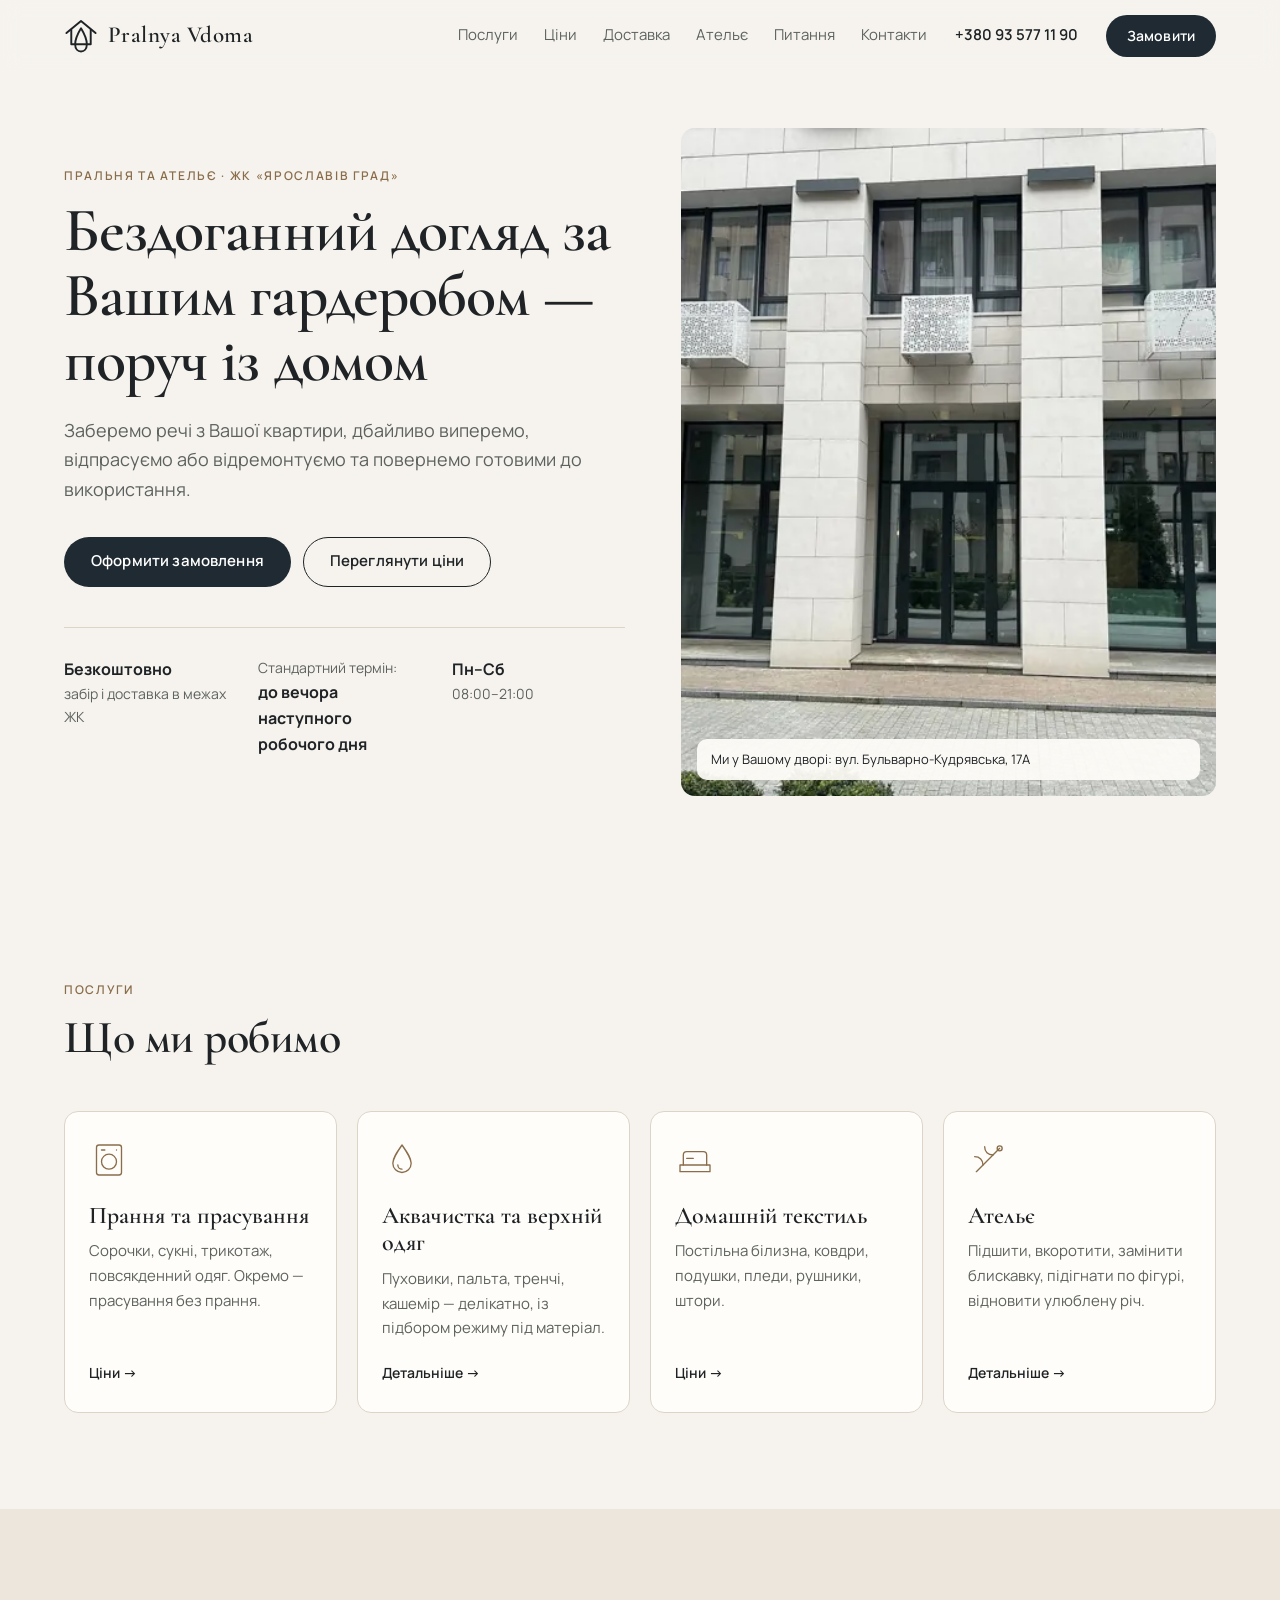
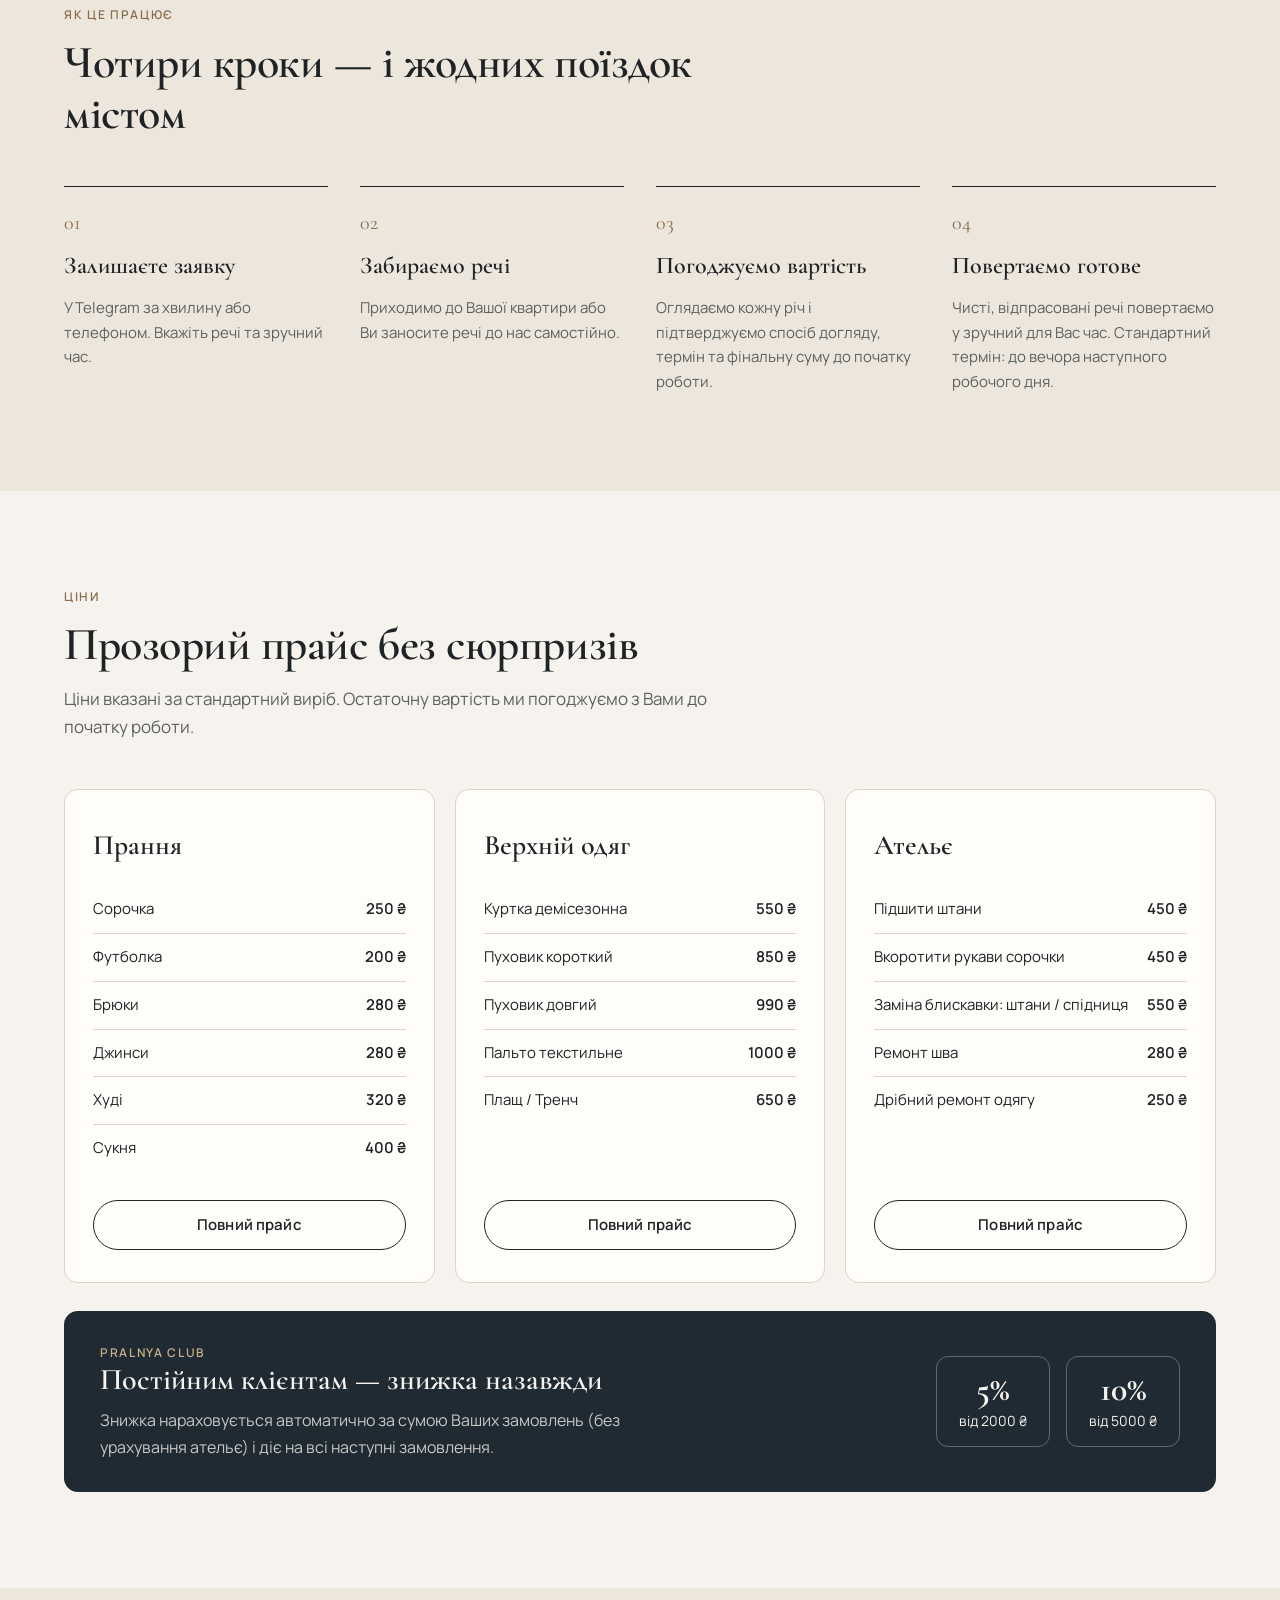
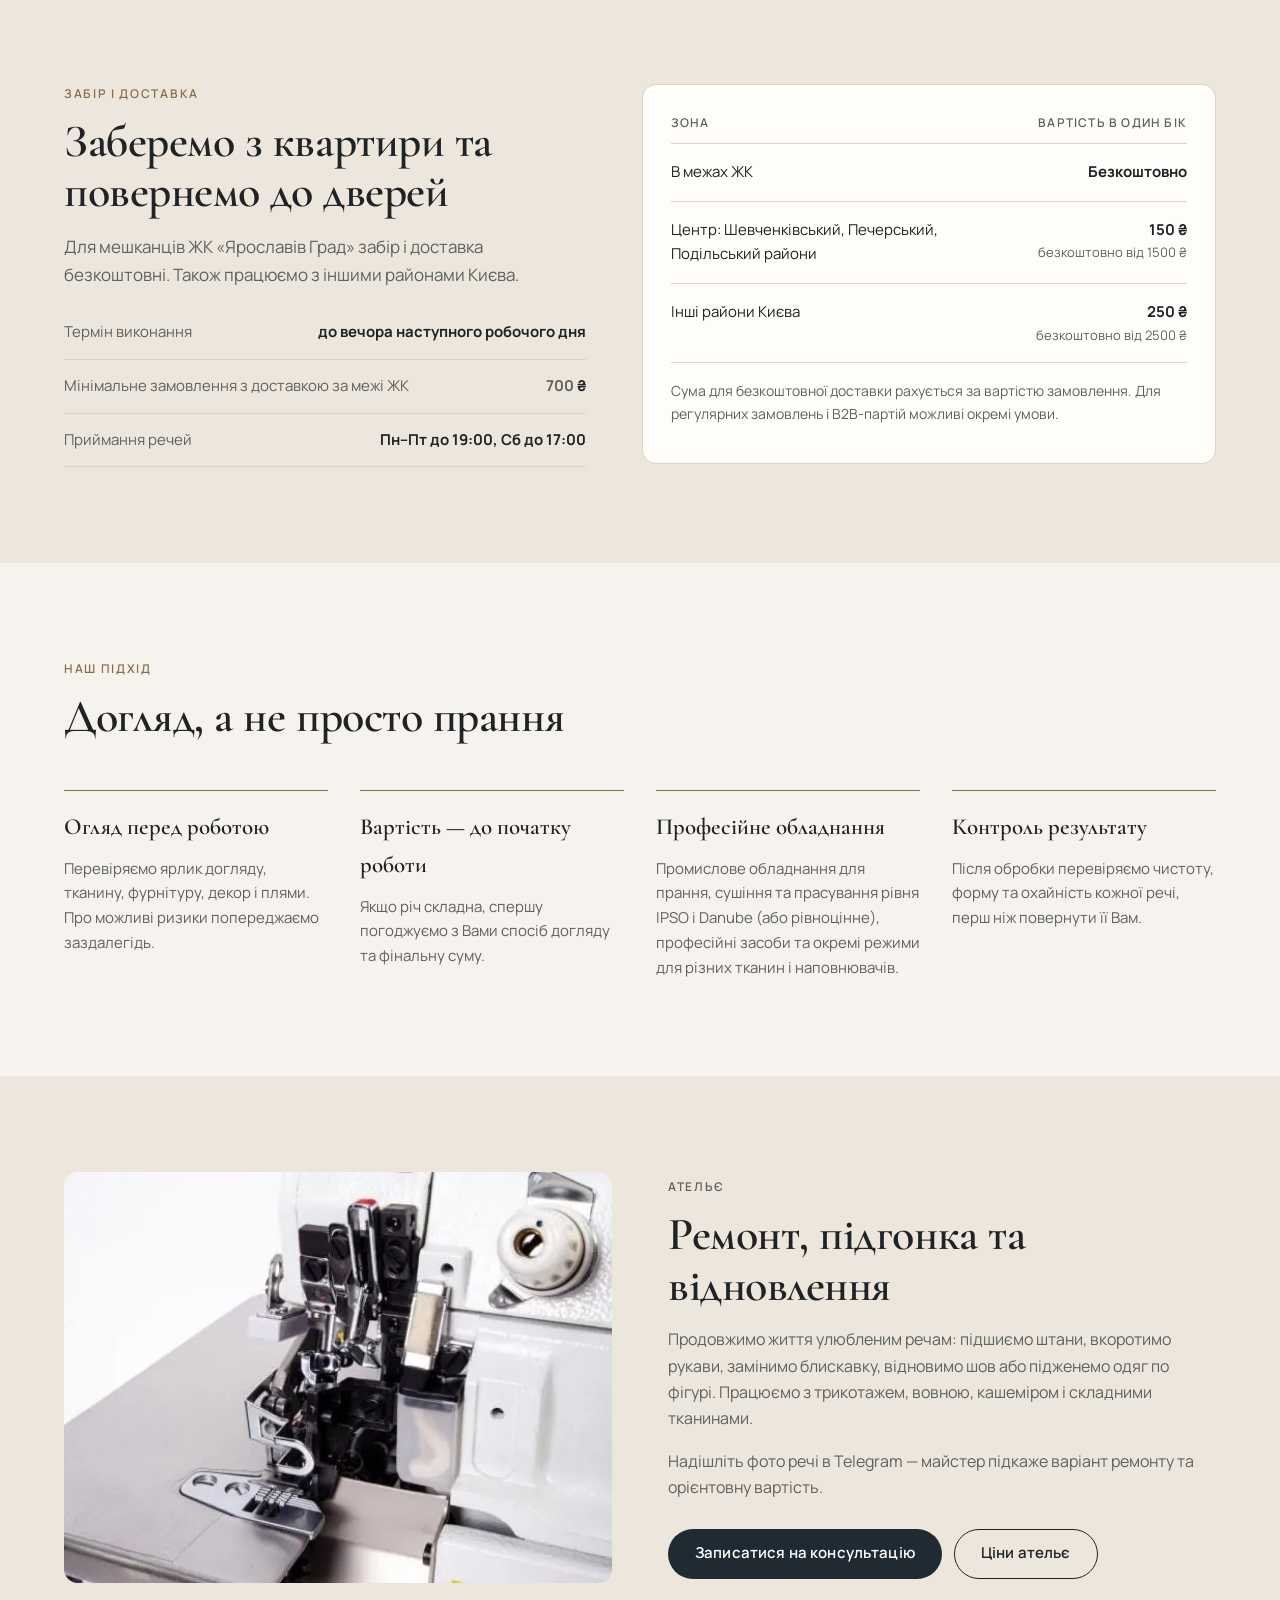
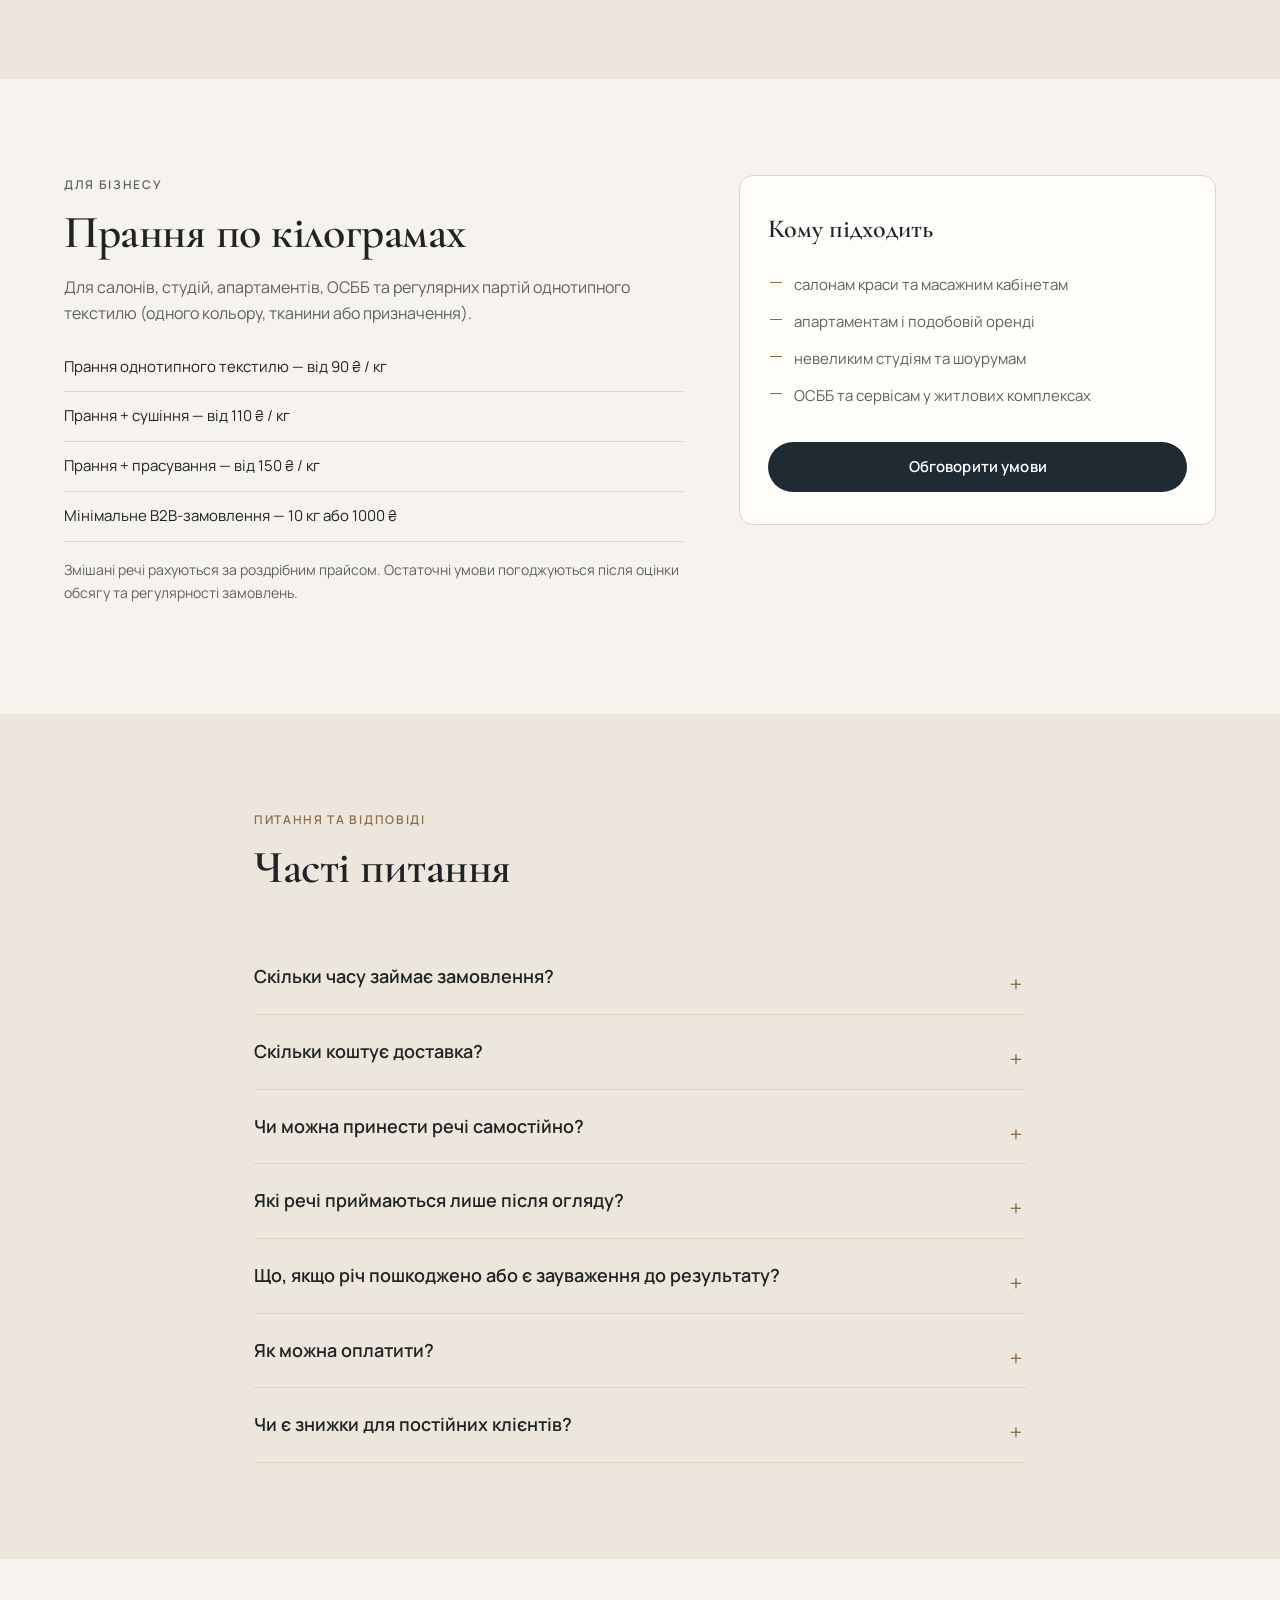
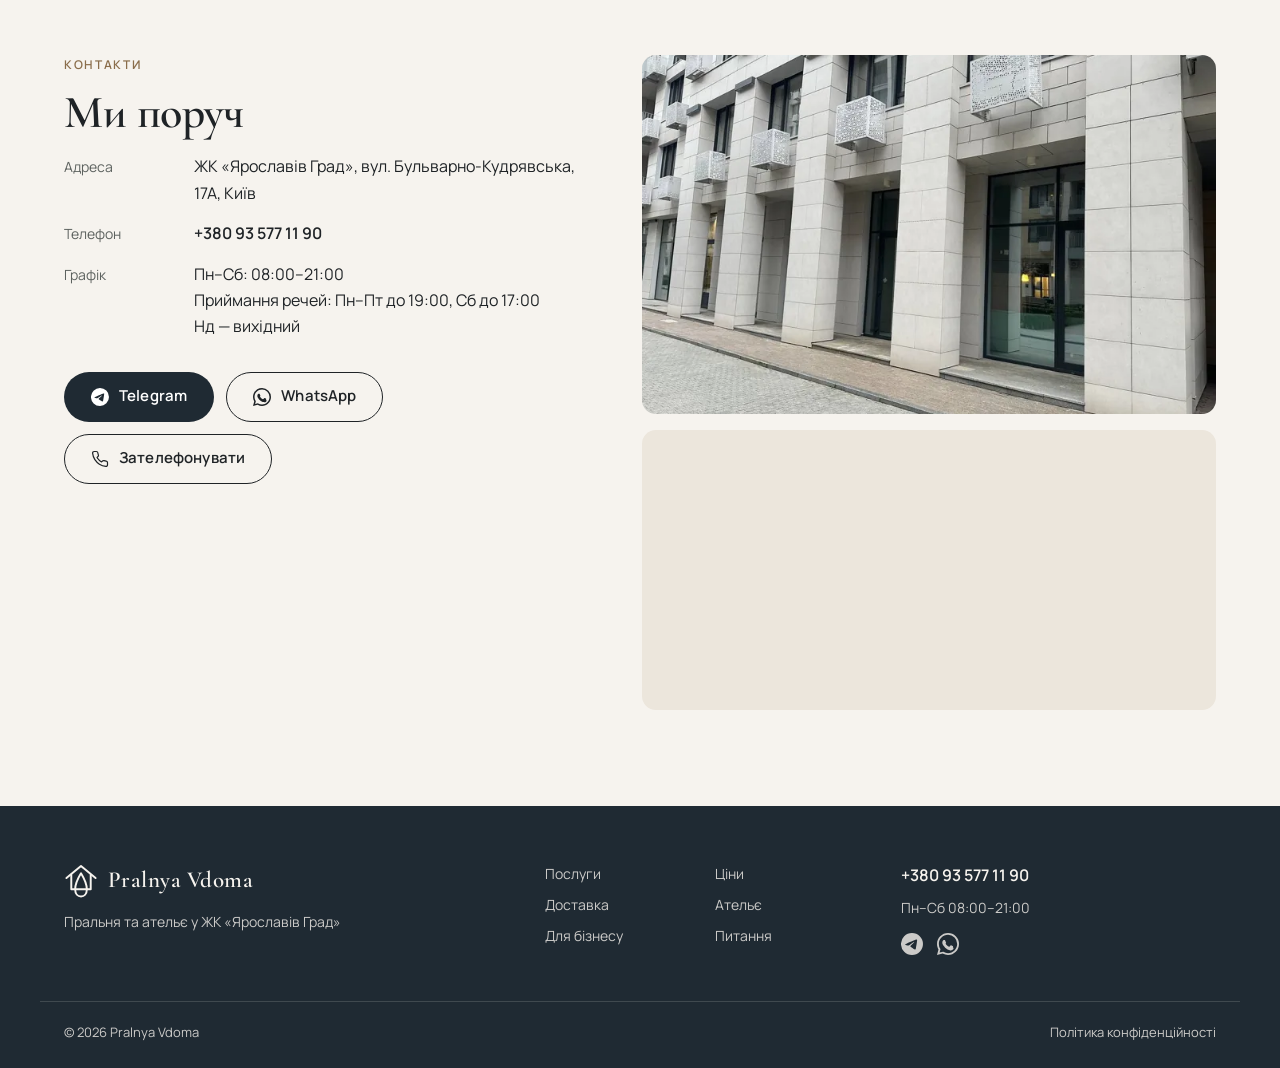
<file: index.html>
<!DOCTYPE html>
<html lang="uk">
<head>
    <meta charset="UTF-8">
    <meta name="viewport" content="width=device-width, initial-scale=1, viewport-fit=cover">
    <title>Pralnya Vdoma — пральня та ательє у ЖК «Ярославів Град», Київ</title>
    <meta name="description" content="Пральня та ательє у ЖК «Ярославів Град» (Київ). Прання, аквачистка верхнього одягу, домашній текстиль, ремонт і підгонка одягу. Безкоштовний забір і доставка в межах ЖК, готовність до вечора наступного робочого дня.">
    <meta name="theme-color" content="#f6f3ee">
    <meta property="og:title" content="Pralnya Vdoma — пральня та ательє у Вашому ЖК">
    <meta property="og:description" content="Прання, аквачистка, ательє. Безкоштовний забір і доставка в межах ЖК «Ярославів Град».">
    <meta property="og:image" content="https://pralnya-vdoma.com.ua/img/photo/entrance-front-1280.jpg">
    <meta property="og:url" content="https://pralnya-vdoma.com.ua/">
    <meta property="og:type" content="website">
    <meta property="og:locale" content="uk_UA">
    <meta name="twitter:card" content="summary_large_image">
    <meta name="twitter:title" content="Pralnya Vdoma — пральня та ательє у Вашому ЖК">
    <meta name="twitter:description" content="Прання, аквачистка, ательє. Безкоштовний забір і доставка в межах ЖК «Ярославів Град».">
    <meta name="twitter:image" content="https://pralnya-vdoma.com.ua/img/photo/entrance-front-1280.jpg">
    <link rel="canonical" href="https://pralnya-vdoma.com.ua/">
    <link rel="preconnect" href="https://fonts.googleapis.com">
    <link rel="preconnect" href="https://fonts.gstatic.com" crossorigin>
    <link href="https://fonts.googleapis.com/css2?family=Cormorant+Garamond:wght@500;600&family=Manrope:wght@400;500;600&display=swap" rel="stylesheet">
    <link rel="stylesheet" href="./style/site.css?v=2026-11-25">
    <link rel="preload" as="image" href="./img/photo/entrance-front-1280.webp" imagesrcset="./img/photo/entrance-front-720.webp 720w, ./img/photo/entrance-front-1280.webp 1280w" imagesizes="(max-width: 900px) 100vw, 50vw">
    <link rel="icon" type="image/png" href="./img/favicon/favicon-96x96.png" sizes="96x96">
    <link rel="icon" type="image/svg+xml" href="./img/favicon/favicon.svg">
    <link rel="shortcut icon" href="./img/favicon/favicon.ico">
    <link rel="apple-touch-icon" sizes="180x180" href="./img/favicon/apple-touch-icon.png">
    <link rel="manifest" href="./img/favicon/site.webmanifest">
    <script type="application/ld+json">
    {
      "@context": "https://schema.org",
      "@type": "DryCleaningOrLaundry",
      "name": "Pralnya Vdoma",
      "description": "Пральня та ательє у ЖК «Ярославів Град», Київ: прання, аквачистка, верхній одяг, домашній текстиль, ательє, забір і доставка речей.",
      "url": "https://pralnya-vdoma.com.ua/",
      "image": "https://pralnya-vdoma.com.ua/img/photo/entrance-front-1280.jpg",
      "telephone": "+380935771190",
      "priceRange": "₴₴",
      "address": {
        "@type": "PostalAddress",
        "streetAddress": "вул. Бульварно-Кудрявська, 17А",
        "addressLocality": "Київ",
        "addressCountry": "UA"
      },
      "openingHoursSpecification": [{
        "@type": "OpeningHoursSpecification",
        "dayOfWeek": ["Monday", "Tuesday", "Wednesday", "Thursday", "Friday", "Saturday"],
        "opens": "08:00",
        "closes": "21:00"
      }],
      "sameAs": ["https://t.me/CleanHomeKyivBot"]
    }
    </script>
</head>
<body>

<svg width="0" height="0" style="position:absolute" aria-hidden="true">
    <symbol id="logo" viewBox="40 36 70 70" fill="none" stroke="currentColor" stroke-linecap="round" stroke-linejoin="round">
        <path d="M45 65L75 40L105 65" stroke-width="4"/>
        <path d="M55 58V88H95V58" stroke-width="4"/>
        <path d="M75 55C67 68 63 78 63 88C63 98 68.5 103 75 103C81.5 103 87 98 87 88C87 78 83 68 75 55Z" stroke-width="4"/>
    </symbol>
    <symbol id="i-tg" viewBox="0 0 24 24"><path fill="currentColor" d="M11.94 0A12 12 0 1 0 12 24a12 12 0 0 0-.06-24zm4.97 7.22c.1 0 .32.02.46.14.12.1.15.23.17.33.02.09.04.3.02.47-.18 1.9-.96 6.5-1.36 8.63-.17.9-.5 1.2-.82 1.23-.7.06-1.22-.46-1.9-.9-1.05-.7-1.65-1.13-2.67-1.8-1.19-.79-.42-1.22.26-1.92.17-.18 3.24-2.98 3.3-3.23 0-.03.02-.15-.05-.21-.07-.06-.18-.04-.25-.02-.1.02-1.8 1.14-5.06 3.34-.48.33-.91.5-1.3.48-.43 0-1.25-.24-1.87-.44-.75-.24-1.35-.37-1.3-.79.03-.21.33-.43.9-.66 3.5-1.52 5.83-2.53 7-3.01 3.33-1.39 4.02-1.63 4.47-1.64z"/></symbol>
    <symbol id="i-phone" viewBox="0 0 24 24" fill="none" stroke="currentColor" stroke-width="1.6" stroke-linecap="round" stroke-linejoin="round"><path d="M22 16.92v3a2 2 0 0 1-2.18 2 19.8 19.8 0 0 1-8.63-3.07 19.5 19.5 0 0 1-6-6A19.8 19.8 0 0 1 2.12 4.18 2 2 0 0 1 4.11 2h3a2 2 0 0 1 2 1.72c.13.96.36 1.9.7 2.81a2 2 0 0 1-.45 2.11L8.09 9.91a16 16 0 0 0 6 6l1.27-1.27a2 2 0 0 1 2.11-.45c.9.34 1.85.57 2.81.7A2 2 0 0 1 22 16.92z"/></symbol>
    <symbol id="i-wa" viewBox="0 0 24 24"><path fill="currentColor" d="M12.03 0C5.4 0 .02 5.39.02 12c0 2.12.56 4.2 1.61 6.01L0 24l6.12-1.6A11.95 11.95 0 0 0 12.03 24C18.65 24 24 18.62 24 12A12 12 0 0 0 12.03 0zm0 21.97a9.96 9.96 0 0 1-5.08-1.39l-.36-.21-3.78.99 1-3.68-.24-.38A9.96 9.96 0 0 1 2.02 12c0-5.51 4.49-10 10-10a10 10 0 0 1 9.99 10c0 5.51-4.49 9.97-9.98 9.97zm5.49-7.51c-.3-.15-1.78-.88-2.06-.98-.28-.1-.48-.15-.68.15-.2.3-.78.98-.96 1.18-.17.2-.35.23-.65.08-1.64-.82-2.71-1.56-3.79-3.24-.18-.28.18-.25.47-.84.08-.15.04-.28-.02-.43-.06-.15-.68-1.64-.93-2.25-.25-.59-.5-.51-.68-.52h-.58c-.2 0-.53.08-.8.38-.28.3-1.06 1.03-1.06 2.52 0 1.49 1.08 2.92 1.23 3.12.15.2 2.13 3.25 5.16 4.56.72.31 1.28.5 1.72.63.72.23 1.38.2 1.9.12.58-.09 1.78-.73 2.04-1.44.25-.7.25-1.31.17-1.44-.07-.12-.27-.2-.58-.35z"/></symbol>
</svg>

<a class="skip-link" href="#main">Перейти до змісту</a>

<header class="header" id="top">
    <div class="container header__inner">
        <a href="#top" class="brand" aria-label="Pralnya Vdoma — на початок сторінки">
            <svg class="brand__mark" aria-hidden="true"><use href="#logo"/></svg>
            <span class="brand__name">Pralnya Vdoma</span>
        </a>

        <nav class="nav" id="nav" aria-label="Основне меню">
            <a href="#services" class="nav__link">Послуги</a>
            <a href="#prices" class="nav__link">Ціни</a>
            <a href="#delivery" class="nav__link">Доставка</a>
            <a href="#atelier" class="nav__link">Ательє</a>
            <a href="#faq" class="nav__link">Питання</a>
            <a href="#contacts" class="nav__link">Контакти</a>
            <div class="nav__mobile-extra">
                <a href="https://t.me/CleanHomeKyivBot?start=order" target="_blank" rel="noopener" class="btn btn--primary btn--block">Оформити замовлення</a>
                <a href="tel:+380935771190" class="nav__phone">+380 93 577 11 90</a>
                <p class="nav__hours">Пн–Сб 08:00–21:00</p>
            </div>
        </nav>

        <a href="tel:+380935771190" class="header__phone">+380 93 577 11 90</a>
        <button type="button" class="btn btn--primary btn--sm header__cta" data-modal="modal-order">Замовити</button>

        <button type="button" class="burger" id="burger" aria-label="Відкрити меню" aria-expanded="false" aria-controls="nav">
            <span></span><span></span>
        </button>
    </div>
</header>

<main id="main">

    <!-- HERO -->
    <section class="hero">
        <div class="container hero__inner">
            <div class="hero__text">
                <p class="eyebrow">Пральня та ательє · ЖК «Ярославів Град»</p>
                <h1 class="hero__title">Бездоганний догляд за Вашим гардеробом — поруч із домом</h1>
                <p class="hero__lead">Заберемо речі з Вашої квартири, дбайливо виперемо, відпрасуємо або відремонтуємо та повернемо готовими до використання.</p>
                <div class="hero__actions">
                    <button type="button" class="btn btn--primary" data-modal="modal-order">Оформити замовлення</button>
                    <a href="#prices" class="btn btn--ghost">Переглянути ціни</a>
                </div>
                <ul class="hero__facts">
                    <li><strong>Безкоштовно</strong> забір і доставка в межах ЖК</li>
                    <li>Стандартний термін: <strong><span data-turnaround>до вечора наступного робочого дня</span></strong></li>
                    <li><strong>Пн–Сб</strong> 08:00–21:00</li>
                </ul>
            </div>
            <figure class="hero__media">
                <img src="./img/photo/entrance-front-1280.webp"
                     srcset="./img/photo/entrance-front-720.webp 720w, ./img/photo/entrance-front-1280.webp 1280w"
                     sizes="(max-width: 900px) 100vw, 50vw"
                     width="1280" height="960"
                     alt="Фасад приміщення Pralnya Vdoma у ЖК «Ярославів Град»">
                <figcaption>Ми у Вашому дворі: вул. Бульварно-Кудрявська, 17А</figcaption>
            </figure>
        </div>
    </section>

    <!-- SERVICES -->
    <section class="section" id="services">
        <div class="container">
            <div class="section__head">
                <p class="eyebrow">Послуги</p>
                <h2 class="section__title">Що ми робимо</h2>
            </div>
            <div class="services">
                <button type="button" class="service" data-modal="modal-price-washing">
                    <svg class="service__icon" viewBox="0 0 48 48" aria-hidden="true"><rect x="9" y="6" width="30" height="36" rx="3"/><circle cx="24" cy="26" r="9"/><path d="M15 12h4M33 12h0"/></svg>
                    <span class="service__title">Прання та прасування</span>
                    <span class="service__text">Сорочки, сукні, трикотаж, повсякденний одяг. Окремо — прасування без прання.</span>
                    <span class="service__more">Ціни →</span>
                </button>
                <button type="button" class="service" data-modal="modal-aquaclean">
                    <svg class="service__icon" viewBox="0 0 48 48" aria-hidden="true"><path d="M24 6c-7 10-11 16-11 22a11 11 0 0 0 22 0c0-6-4-12-11-22z"/><path d="M19 30a5 5 0 0 0 5 5"/></svg>
                    <span class="service__title">Аквачистка та верхній одяг</span>
                    <span class="service__text">Пуховики, пальта, тренчі, кашемір — делікатно, із підбором режиму під матеріал.</span>
                    <span class="service__more">Детальніше →</span>
                </button>
                <button type="button" class="service" data-modal="modal-price-washing">
                    <svg class="service__icon" viewBox="0 0 48 48" aria-hidden="true"><path d="M6 30h36v8H6z"/><path d="M10 30V18a4 4 0 0 1 4-4h20a4 4 0 0 1 4 4v12"/><path d="M14 22h8"/></svg>
                    <span class="service__title">Домашній текстиль</span>
                    <span class="service__text">Постільна білизна, ковдри, подушки, пледи, рушники, штори.</span>
                    <span class="service__more">Ціни →</span>
                </button>
                <button type="button" class="service" data-modal="modal-atelier">
                    <svg class="service__icon" viewBox="0 0 48 48" aria-hidden="true"><path d="M10 38L38 10"/><circle cx="38" cy="10" r="3"/><path d="M8 20c6 0 10 4 10 10M20 8c0 6 4 10 10 10"/></svg>
                    <span class="service__title">Ательє</span>
                    <span class="service__text">Підшити, вкоротити, замінити блискавку, підігнати по фігурі, відновити улюблену річ.</span>
                    <span class="service__more">Детальніше →</span>
                </button>
            </div>
        </div>
    </section>

    <!-- HOW IT WORKS -->
    <section class="section section--alt" id="how">
        <div class="container">
            <div class="section__head">
                <p class="eyebrow">Як це працює</p>
                <h2 class="section__title">Чотири кроки — і жодних поїздок містом</h2>
            </div>
            <ol class="steps">
                <li class="step">
                    <span class="step__num">01</span>
                    <h3 class="step__title">Залишаєте заявку</h3>
                    <p>У Telegram за хвилину або телефоном. Вкажіть речі та зручний час.</p>
                </li>
                <li class="step">
                    <span class="step__num">02</span>
                    <h3 class="step__title">Забираємо речі</h3>
                    <p>Приходимо до Вашої квартири або Ви заносите речі до нас самостійно.</p>
                </li>
                <li class="step">
                    <span class="step__num">03</span>
                    <h3 class="step__title">Погоджуємо вартість</h3>
                    <p>Оглядаємо кожну річ і підтверджуємо спосіб догляду, термін та фінальну суму до початку роботи.</p>
                </li>
                <li class="step">
                    <span class="step__num">04</span>
                    <h3 class="step__title">Повертаємо готове</h3>
                    <p>Чисті, відпрасовані речі повертаємо у зручний для Вас час. Стандартний термін: <span data-turnaround>до вечора наступного робочого дня</span>.</p>
                </li>
            </ol>
        </div>
    </section>

    <!-- PRICES -->
    <section class="section" id="prices">
        <div class="container">
            <div class="section__head">
                <p class="eyebrow">Ціни</p>
                <h2 class="section__title">Прозорий прайс без сюрпризів</h2>
                <p class="section__lead">Ціни вказані за стандартний виріб. Остаточну вартість ми погоджуємо з Вами до початку роботи.</p>
            </div>
            <div class="price-cards">
                <div class="price-card">
                    <h3 class="price-card__title">Прання</h3>
                    <ul class="prices__list" data-price-ids="3,1,8,7,6,10"><li><span>Сорочка</span><span class="price">250 ₴</span></li><li><span>Футболка</span><span class="price">200 ₴</span></li><li><span>Брюки</span><span class="price">280 ₴</span></li><li><span>Джинси</span><span class="price">280 ₴</span></li><li><span>Худі</span><span class="price">320 ₴</span></li><li><span>Сукня</span><span class="price">400 ₴</span></li></ul>
                    <button type="button" class="btn btn--ghost btn--block" data-modal="modal-price-washing">Повний прайс</button>
                </div>
                <div class="price-card">
                    <h3 class="price-card__title">Верхній одяг</h3>
                    <ul class="prices__list" data-price-ids="102,104,105,103,107"><li><span>Куртка демісезонна</span><span class="price">550 ₴</span></li><li><span>Пуховик короткий</span><span class="price">850 ₴</span></li><li><span>Пуховик довгий</span><span class="price">990 ₴</span></li><li><span>Пальто текстильне</span><span class="price">1000 ₴</span></li><li><span>Плащ / Тренч</span><span class="price">650 ₴</span></li></ul>
                    <button type="button" class="btn btn--ghost btn--block" data-modal="modal-price-outerwear">Повний прайс</button>
                </div>
                <div class="price-card">
                    <h3 class="price-card__title">Ательє</h3>
                    <ul class="prices__list" data-price-ids="601,605,603,602,607"><li><span>Підшити штани</span><span class="price">450 ₴</span></li><li><span>Вкоротити рукави сорочки</span><span class="price">450 ₴</span></li><li><span>Заміна блискавки: штани / спідниця</span><span class="price">550 ₴</span></li><li><span>Ремонт шва</span><span class="price">280 ₴</span></li><li><span>Дрібний ремонт одягу</span><span class="price">250 ₴</span></li></ul>
                    <button type="button" class="btn btn--ghost btn--block" data-modal="modal-price-atelier">Повний прайс</button>
                </div>
            </div>

            <div class="club">
                <div class="club__text">
                    <p class="eyebrow">Pralnya Club</p>
                    <h3 class="club__title">Постійним клієнтам — знижка назавжди</h3>
                    <p>Знижка нараховується автоматично за сумою Ваших замовлень (без урахування ательє) і діє на всі наступні замовлення.</p>
                </div>
                <ul class="club__list" data-club><li><strong>5%</strong> від 2000 ₴</li><li><strong>10%</strong> від 5000 ₴</li></ul>
            </div>
        </div>
    </section>

    <!-- DELIVERY -->
    <section class="section section--alt" id="delivery">
        <div class="container delivery">
            <div class="delivery__info">
                <p class="eyebrow">Забір і доставка</p>
                <h2 class="section__title">Заберемо з квартири та повернемо до дверей</h2>
                <p class="section__lead">Для мешканців ЖК «Ярославів Град» забір і доставка безкоштовні. Також працюємо з іншими районами Києва.</p>
                <ul class="delivery__facts">
                    <li><span>Термін виконання</span><strong data-turnaround>до вечора наступного робочого дня</strong></li>
                    <li><span>Мінімальне замовлення з доставкою за межі ЖК</span><strong><span data-delivery-min>700</span> ₴</strong></li>
                    <li><span>Приймання речей</span><strong>Пн–Пт до 19:00, Сб до 17:00</strong></li>
                </ul>
            </div>
            <div class="delivery__table-wrap">
                <table class="delivery__table">
                    <thead><tr><th scope="col">Зона</th><th scope="col">Вартість в один бік</th></tr></thead>
                    <tbody data-delivery><tr><td>В межах ЖК</td><td><strong>Безкоштовно</strong></td></tr><tr><td>Центр: Шевченківський, Печерський, Подільський райони</td><td><strong>150 ₴</strong><small>безкоштовно від 1500 ₴</small></td></tr><tr><td>Інші райони Києва</td><td><strong>250 ₴</strong><small>безкоштовно від 2500 ₴</small></td></tr></tbody>
                </table>
                <p class="note">Сума для безкоштовної доставки рахується за вартістю замовлення. Для регулярних замовлень і B2B-партій можливі окремі умови.</p>
            </div>
        </div>
    </section>

    <!-- CARE / TRUST -->
    <section class="section" id="care">
        <div class="container">
            <div class="section__head">
                <p class="eyebrow">Наш підхід</p>
                <h2 class="section__title">Догляд, а не просто прання</h2>
            </div>
            <div class="care">
                <div class="care__item">
                    <h3>Огляд перед роботою</h3>
                    <p>Перевіряємо ярлик догляду, тканину, фурнітуру, декор і плями. Про можливі ризики попереджаємо заздалегідь.</p>
                </div>
                <div class="care__item">
                    <h3>Вартість — до початку роботи</h3>
                    <p>Якщо річ складна, спершу погоджуємо з Вами спосіб догляду та фінальну суму.</p>
                </div>
                <div class="care__item">
                    <h3>Професійне обладнання</h3>
                    <p>Промислове обладнання для прання, сушіння та прасування рівня IPSO і Danube (або рівноцінне), професійні засоби та окремі режими для різних тканин і наповнювачів.</p>
                </div>
                <div class="care__item">
                    <h3>Контроль результату</h3>
                    <p>Після обробки перевіряємо чистоту, форму та охайність кожної речі, перш ніж повернути її Вам.</p>
                </div>
            </div>
        </div>
    </section>

    <!-- ATELIER -->
    <section class="section section--alt" id="atelier">
        <div class="container split">
            <div class="split__media">
                <img src="./img/photo/atelier.webp" width="600" height="397" loading="lazy" alt="Швейна машина в ательє">
            </div>
            <div class="split__text">
                <p class="eyebrow">Ательє</p>
                <h2 class="section__title">Ремонт, підгонка та відновлення</h2>
                <p>Продовжимо життя улюбленим речам: підшиємо штани, вкоротимо рукави, замінимо блискавку, відновимо шов або підженемо одяг по фігурі. Працюємо з трикотажем, вовною, кашеміром і складними тканинами.</p>
                <p>Надішліть фото речі в Telegram — майстер підкаже варіант ремонту та орієнтовну вартість.</p>
                <div class="hero__actions">
                    <a href="https://t.me/CleanHomeKyivBot?start=atelier" target="_blank" rel="noopener" class="btn btn--primary">Записатися на консультацію</a>
                    <button type="button" class="btn btn--ghost" data-modal="modal-price-atelier">Ціни ательє</button>
                </div>
            </div>
        </div>
    </section>

    <!-- B2B -->
    <section class="section" id="b2b">
        <div class="container b2b">
            <div>
                <p class="eyebrow">Для бізнесу</p>
                <h2 class="section__title">Прання по кілограмах</h2>
                <p>Для салонів, студій, апартаментів, ОСББ та регулярних партій однотипного текстилю (одного кольору, тканини або призначення).</p>
                <ul class="b2b__list" data-price-b2b><li>Прання однотипного текстилю — від 90 ₴ / кг</li><li>Прання + сушіння — від 110 ₴ / кг</li><li>Прання + прасування — від 150 ₴ / кг</li><li>Мінімальне B2B-замовлення — 10 кг або 1000 ₴</li></ul>
                <p class="note">Змішані речі рахуються за роздрібним прайсом. Остаточні умови погоджуються після оцінки обсягу та регулярності замовлень.</p>
            </div>
            <div class="b2b__aside">
                <h3>Кому підходить</h3>
                <ul class="ticks">
                    <li>салонам краси та масажним кабінетам</li>
                    <li>апартаментам і подобовій оренді</li>
                    <li>невеликим студіям та шоурумам</li>
                    <li>ОСББ та сервісам у житлових комплексах</li>
                </ul>
                <a href="https://t.me/CleanHomeKyivBot?start=b2b" target="_blank" rel="noopener" class="btn btn--primary btn--block">Обговорити умови</a>
            </div>
        </div>
    </section>

    <!-- FAQ -->
    <section class="section section--alt" id="faq">
        <div class="container container--narrow">
            <div class="section__head">
                <p class="eyebrow">Питання та відповіді</p>
                <h2 class="section__title">Часті питання</h2>
            </div>
            <div class="faq">
                <details>
                    <summary>Скільки часу займає замовлення?</summary>
                    <p>Стандартний термін — <span data-turnaround>до вечора наступного робочого дня</span>. Аквачистка складних речей, ковдри та роботи ательє можуть займати більше часу — точний термін ми назвемо під час погодження замовлення.</p>
                </details>
                <details>
                    <summary>Скільки коштує доставка?</summary>
                    <p>У межах ЖК «Ярославів Град» — безкоштовно. Центр (Шевченківський, Печерський, Подільський райони) — 150 ₴ в один бік, безкоштовно від 1500 ₴. Інші райони Києва — 250 ₴, безкоштовно від 2500 ₴. Мінімальне замовлення з доставкою за межі ЖК — <span data-delivery-min>700</span> ₴.</p>
                </details>
                <details>
                    <summary>Чи можна принести речі самостійно?</summary>
                    <p>Так. Ми приймаємо речі з понеділка по п’ятницю до 19:00, у суботу до 17:00. Неділя — вихідний.</p>
                </details>
                <details>
                    <summary>Які речі приймаються лише після огляду?</summary>
                    <p data-inspection>Натуральна шкіра, замша, хутро, весільні сукні, дизайнерські речі, речі з великою кількістю декору, речі без ярлика догляду, речі з нестабільним фарбуванням, старі або складні плями.</p>
                </details>
                <details>
                    <summary>Що, якщо річ пошкоджено або є зауваження до результату?</summary>
                    <p>Під час приймання ми оглядаємо кожну річ і фіксуємо її стан у квитанції: знос, плями, дефекти, фурнітуру, наявність ярлика. Про можливі ризики попереджаємо заздалегідь, а речі з підвищеним ризиком приймаємо лише з Вашої згоди.</p>
                    <p>Якщо результат Вас не влаштовує, ми безкоштовно повторно обробимо річ або виправимо її в ательє. Видимі недоліки, будь ласка, перевіряйте під час отримання, приховані — повідомте нам протягом 14 днів, зберігши квитанцію та річ.</p>
                    <p>Якщо річ пошкоджено з нашої вини, ми компенсуємо її вартість відповідно до законодавства України.</p>
                </details>
                <details>
                    <summary>Як можна оплатити?</summary>
                    <p>Готівкою або безготівково. Вартість ми погоджуємо з Вами до початку роботи.</p>
                </details>
                <details>
                    <summary>Чи є знижки для постійних клієнтів?</summary>
                    <p>Так, програма Pralnya Club: 5% від суми замовлень 2000 ₴ і 10% від 5000 ₴. Знижка діє автоматично на наступні замовлення (крім послуг ательє).</p>
                </details>
            </div>
        </div>
    </section>

    <!-- CONTACTS -->
    <section class="section" id="contacts">
        <div class="container contacts">
            <div class="contacts__info">
                <p class="eyebrow">Контакти</p>
                <h2 class="section__title">Ми поруч</h2>
                <dl class="contacts__list">
                    <dt>Адреса</dt>
                    <dd>ЖК «Ярославів Град», вул. Бульварно-Кудрявська, 17А, Київ</dd>
                    <dt>Телефон</dt>
                    <dd><a href="tel:+380935771190">+380 93 577 11 90</a></dd>
                    <dt>Графік</dt>
                    <dd>Пн–Сб: 08:00–21:00<br>Приймання речей: Пн–Пт до 19:00, Сб до 17:00<br>Нд — вихідний</dd>
                </dl>
                <div class="contacts__buttons">
                    <a href="https://t.me/CleanHomeKyivBot" target="_blank" rel="noopener" class="btn btn--primary"><svg class="btn__icon" aria-hidden="true"><use href="#i-tg"/></svg>Telegram</a>
                    <a href="https://wa.me/380935771190" target="_blank" rel="noopener" class="btn btn--ghost"><svg class="btn__icon" aria-hidden="true"><use href="#i-wa"/></svg>WhatsApp</a>
                    <a href="tel:+380935771190" class="btn btn--ghost"><svg class="btn__icon" aria-hidden="true"><use href="#i-phone"/></svg>Зателефонувати</a>
                </div>
            </div>
            <div class="contacts__media">
                <img src="./img/photo/entrance-side-1280.webp"
                     srcset="./img/photo/entrance-side-720.webp 720w, ./img/photo/entrance-side-1280.webp 1280w"
                     sizes="(max-width: 900px) 100vw, 50vw" width="1280" height="960" loading="lazy"
                     alt="Вхід до Pralnya Vdoma з двору ЖК «Ярославів Град»">
                <iframe class="contacts__map" title="Pralnya Vdoma на карті"
                    src="https://www.google.com/maps/embed?pb=!1m18!1m12!1m3!1d2540.383186178385!2d30.50508687635601!3d50.45260117159265!2m3!1f0!2f0!3f0!3m2!1i1024!2i768!4f13.1!3m3!1m2!1s0x40d4ce5e1b5b591d%3A0xe4701bdf62ed0aaa!2z0pYQmiAi0K_RgNC-0YHQu9Cw0LLRltCyINCT0YDQsNC0Ig!5e0!3m2!1suk!2sua!4v1713271500000!5m2!1suk!2sua"
                    loading="lazy" referrerpolicy="no-referrer-when-downgrade" allowfullscreen></iframe>
            </div>
        </div>
    </section>
</main>

<footer class="footer">
    <div class="container footer__inner">
        <div class="footer__brand">
            <span class="brand"><svg class="brand__mark" aria-hidden="true"><use href="#logo"/></svg><span class="brand__name">Pralnya Vdoma</span></span>
            <p>Пральня та ательє у ЖК «Ярославів Град»</p>
        </div>
        <nav class="footer__nav" aria-label="Нижнє меню">
            <a href="#services">Послуги</a>
            <a href="#prices">Ціни</a>
            <a href="#delivery">Доставка</a>
            <a href="#atelier">Ательє</a>
            <a href="#b2b">Для бізнесу</a>
            <a href="#faq">Питання</a>
        </nav>
        <div class="footer__contacts">
            <a href="tel:+380935771190">+380 93 577 11 90</a>
            <span>Пн–Сб 08:00–21:00</span>
            <span class="footer__social">
                <a href="https://t.me/CleanHomeKyivBot" target="_blank" rel="noopener" aria-label="Telegram"><svg aria-hidden="true"><use href="#i-tg"/></svg></a>
                <a href="https://wa.me/380935771190" target="_blank" rel="noopener" aria-label="WhatsApp"><svg aria-hidden="true"><use href="#i-wa"/></svg></a>
            </span>
        </div>
    </div>
    <div class="container footer__bottom">
        <span>© 2026 Pralnya Vdoma</span>
        <a href="./privacy.html">Політика конфіденційності</a>
    </div>
</footer>

<!-- Мобільна панель замовлення -->
<div class="mobile-bar">
    <button type="button" class="btn btn--primary" data-modal="modal-order">Оформити замовлення</button>
    <a href="tel:+380935771190" class="mobile-bar__call" aria-label="Зателефонувати"><svg aria-hidden="true"><use href="#i-phone"/></svg></a>
</div>

<!-- ============ МОДАЛЬНІ ВІКНА ============ -->

<div class="modal" id="modal-order" role="dialog" aria-modal="true" aria-labelledby="modal-order-title" hidden>
    <div class="modal__content modal__content--small">
        <button type="button" class="modal__close" aria-label="Закрити вікно">&times;</button>
        <h2 class="modal__title" id="modal-order-title">Як Вам зручніше?</h2>
        <p class="modal__lead">Оберіть спосіб зв’язку — ми допоможемо оформити замовлення.</p>
        <div class="choice">
            <a href="https://t.me/CleanHomeKyivBot?start=order" target="_blank" rel="noopener" class="choice__item">
                <svg aria-hidden="true"><use href="#i-tg"/></svg>
                <span><strong>Оформити в Telegram</strong><small>Чат-бот Pralnya Vdoma: займе близько хвилини, можна додати фото речей</small></span>
            </a>
            <a href="tel:+380935771190" class="choice__item">
                <svg aria-hidden="true"><use href="#i-phone"/></svg>
                <span><strong>Зателефонувати</strong><small>+380 93 577 11 90, Пн–Сб 08:00–21:00</small></span>
            </a>
            <a href="https://wa.me/380935771190" target="_blank" rel="noopener" class="choice__item">
                <svg aria-hidden="true"><use href="#i-wa"/></svg>
                <span><strong>Написати у WhatsApp</strong><small>Відповімо в робочий час</small></span>
            </a>
        </div>
    </div>
</div>

<div class="modal" id="modal-price-washing" role="dialog" aria-modal="true" aria-labelledby="mpw-title" hidden>
    <div class="modal__content">
        <button type="button" class="modal__close" aria-label="Закрити вікно">&times;</button>
        <h2 class="modal__title" id="mpw-title">Прання та текстиль</h2>
        <table class="modal__table">
            <tbody data-price-sections="clothing,textile,ironing,extra"><tr><td>Футболка</td><td>200 ₴</td></tr><tr><td>Майка</td><td>180 ₴</td></tr><tr><td>Сорочка</td><td>250 ₴</td></tr><tr><td>Блуза</td><td>240 ₴</td></tr><tr><td>Светр</td><td>300 ₴</td></tr><tr><td>Худі</td><td>320 ₴</td></tr><tr><td>Джинси</td><td>280 ₴</td></tr><tr><td>Брюки</td><td>280 ₴</td></tr><tr><td>Спідниця</td><td>240 ₴</td></tr><tr><td>Сукня</td><td>400 ₴</td></tr><tr><td>Шорти</td><td>180 ₴</td></tr><tr><td>Світшот</td><td>320 ₴</td></tr><tr><td>Кофта</td><td>300 ₴</td></tr><tr><td colspan="2" class="modal__table-group">Домашній текстиль</td></tr><tr><td>Комплект постелі</td><td>450 ₴</td></tr><tr><td>Плед</td><td>550 ₴</td></tr><tr><td>Ковдра</td><td>600 ₴</td></tr><tr><td>Подушка</td><td>320 ₴</td></tr><tr><td>Ковдра пухова</td><td>1250 ₴</td></tr><tr><td>Подушка велика (50х60–70х70)</td><td>450 ₴</td></tr><tr><td>М'яка іграшка</td><td>350 ₴</td></tr><tr><td>Покривало</td><td>750 ₴</td></tr><tr><td>Тюль / органза</td><td>180 ₴ / м²</td></tr><tr><td>Штори прості</td><td>260 ₴ / м²</td></tr><tr><td>Штори щільні / на підкладці</td><td>320 ₴ / м²</td></tr><tr><td>Рушник малий</td><td>60 ₴</td></tr><tr><td>Халат</td><td>350 ₴</td></tr><tr><td>Наматрацник</td><td>800 ₴</td></tr><tr><td>Рушник великий</td><td>100 ₴</td></tr><tr><td colspan="2" class="modal__table-group">Прасування без прання</td></tr><tr><td>Футболка</td><td>90 ₴</td></tr><tr><td>Сорочка</td><td>130 ₴</td></tr><tr><td>Джинси</td><td>100 ₴</td></tr><tr><td>Брюки зі стрілками</td><td>180 ₴</td></tr><tr><td>Спідниця коротка</td><td>100 ₴</td></tr><tr><td>Спідниця довга</td><td>150 ₴</td></tr><tr><td>Сукня</td><td>250 ₴</td></tr><tr><td>Блуза</td><td>180 ₴</td></tr><tr><td>Кофта / Светр</td><td>200 ₴</td></tr><tr><td>Краватка</td><td>100 ₴</td></tr><tr><td>Комплект постільної білизни</td><td>200 ₴</td></tr><tr><td>Піджак</td><td>180 ₴</td></tr><tr><td>Пальто</td><td>320 ₴</td></tr><tr><td>Куртка</td><td>320 ₴</td></tr><tr><td colspan="2" class="modal__table-group">Додаткові послуги</td></tr><tr><td>Виведення плями</td><td>80 ₴</td></tr><tr><td>Чистка катишків</td><td>100 ₴</td></tr><tr><td>Кондиціонування</td><td>30 ₴</td></tr><tr><td>Відбілювання</td><td>40 ₴</td></tr><tr><td>Накрохмалювання білизни</td><td>200 ₴</td></tr></tbody>
        </table>
        <p class="note">Ціни вказані за стандартний виріб. Остаточна вартість залежить від матеріалу, розміру, стану речі, плям, декору та складності обробки. Перед початком роботи ми погоджуємо вартість із Вами.</p>
        <a href="https://t.me/CleanHomeKyivBot?start=order" target="_blank" rel="noopener" class="btn btn--primary btn--block">Оформити замовлення в Telegram</a>
    </div>
</div>

<div class="modal" id="modal-price-outerwear" role="dialog" aria-modal="true" aria-labelledby="mpo-title" hidden>
    <div class="modal__content">
        <button type="button" class="modal__close" aria-label="Закрити вікно">&times;</button>
        <h2 class="modal__title" id="mpo-title">Верхній одяг, взуття, аксесуари</h2>
        <table class="modal__table">
            <tbody data-price-sections="outerwear,aquaclean,shoes,accessories"><tr><td>Вітровка</td><td>480 ₴</td></tr><tr><td>Куртка демісезонна</td><td>550 ₴</td></tr><tr><td>Пальто текстильне</td><td>1000 ₴</td></tr><tr><td>Пуховик короткий</td><td>850 ₴</td></tr><tr><td>Пуховик довгий</td><td>990 ₴</td></tr><tr><td>Куртка джинсова</td><td>480 ₴</td></tr><tr><td>Плащ / Тренч</td><td>650 ₴</td></tr><tr><td>Жилет</td><td>400 ₴</td></tr><tr><td>Піджак</td><td>650 ₴</td></tr><tr><td colspan="2" class="modal__table-group">Аквачистка (преміум)</td></tr><tr><td>Весільна сукня</td><td>3000 ₴</td></tr><tr><td>Кашемір</td><td>650 ₴</td></tr><tr><td colspan="2" class="modal__table-group">Взуття</td></tr><tr><td>Кросівки</td><td>550 ₴ / пара</td></tr><tr><td>Черевики</td><td>700 ₴ / пара</td></tr><tr><td colspan="2" class="modal__table-group">Аксесуари</td></tr><tr><td>Рюкзак</td><td>550 ₴</td></tr><tr><td>Сумка</td><td>650 ₴</td></tr><tr><td>Краватка</td><td>150 ₴</td></tr><tr><td>Шарф / Хустка</td><td>300 ₴</td></tr></tbody>
        </table>
        <p class="note">Шкіра, замша, хутро та речі зі складним декором приймаються лише після огляду. Ціни вказані за стандартний виріб; перед початком роботи ми погоджуємо вартість із Вами.</p>
        <a href="https://t.me/CleanHomeKyivBot?start=order" target="_blank" rel="noopener" class="btn btn--primary btn--block">Оформити замовлення в Telegram</a>
    </div>
</div>

<div class="modal" id="modal-price-atelier" role="dialog" aria-modal="true" aria-labelledby="mpa-title" hidden>
    <div class="modal__content">
        <button type="button" class="modal__close" aria-label="Закрити вікно">&times;</button>
        <h2 class="modal__title" id="mpa-title">Ательє</h2>
        <table class="modal__table">
            <tbody data-price-sections="atelier"><tr><td>Підшити штани</td><td>450 ₴</td></tr><tr><td>Ремонт шва</td><td>280 ₴</td></tr><tr><td>Заміна блискавки: штани / спідниця</td><td>550 ₴</td></tr><tr><td>Укоротити сукню / спідницю</td><td>550 ₴</td></tr><tr><td>Вкоротити рукави сорочки</td><td>450 ₴</td></tr><tr><td>Ремонт кишень</td><td>450 ₴</td></tr><tr><td>Дрібний ремонт одягу</td><td>250 ₴</td></tr><tr><td>Підшити джинси зі збереженням фабричного шву</td><td>600 ₴</td></tr><tr><td>Вкоротити рукави піджака / пальто / куртки</td><td>900 ₴</td></tr><tr><td>Заміна блискавки: куртка / вітровка</td><td>900 ₴</td></tr><tr><td>Заміна блискавки: пуховик / пальто</td><td>1200 ₴</td></tr><tr><td>Пришити ґудзик</td><td>80 ₴</td></tr></tbody>
            <tbody>
                <tr><td>Підгонка по фігурі</td><td>після огляду</td></tr>
                <tr><td>Заміна підкладки</td><td>після огляду</td></tr>
                <tr><td>Реставрація одягу</td><td>після огляду</td></tr>
            </tbody>
        </table>
        <p class="note">Точна вартість залежить від складності роботи, матеріалу виробу та фурнітури. Майстер погоджує вартість із Вами до початку роботи.</p>
        <a href="https://t.me/CleanHomeKyivBot?start=atelier" target="_blank" rel="noopener" class="btn btn--primary btn--block">Записатися на консультацію</a>
    </div>
</div>

<div class="modal" id="modal-aquaclean" role="dialog" aria-modal="true" aria-labelledby="maq-title" hidden>
    <div class="modal__content modal__content--small">
        <button type="button" class="modal__close" aria-label="Закрити вікно">&times;</button>
        <h2 class="modal__title" id="maq-title">Аквачистка та верхній одяг</h2>
        <p class="modal__lead">Аквачистка — делікатний спосіб догляду для речей, яким потрібна м’яка обробка без агресивної хімії. Режим підбираємо під матеріал, наповнювач, стан виробу та рекомендації на ярлику.</p>
        <h3 class="modal__subtitle">Коли підходить</h3>
        <ul class="ticks">
            <li>пуховики, куртки, пальта, жилети та тренчі</li>
            <li>речі, які не варто прати звичайним способом</li>
            <li>делікатні тканини, наповнювачі, складна фурнітура</li>
            <li>коли важливо зберегти форму, колір і фактуру</li>
        </ul>
        <p class="note">Перед початком роботи ми погоджуємо спосіб догляду та вартість із Вами.</p>
        <div class="modal__actions">
            <button type="button" class="btn btn--ghost" data-modal="modal-price-outerwear">Ціни на верхній одяг</button>
            <a href="https://t.me/CleanHomeKyivBot?start=order" target="_blank" rel="noopener" class="btn btn--primary">Оформити замовлення</a>
        </div>
    </div>
</div>

<div class="modal" id="modal-atelier" role="dialog" aria-modal="true" aria-labelledby="mat-title" hidden>
    <div class="modal__content modal__content--small">
        <button type="button" class="modal__close" aria-label="Закрити вікно">&times;</button>
        <h2 class="modal__title" id="mat-title">Ательє</h2>
        <p class="modal__lead">Власне ательє поруч із домом — для ремонту, підгонки та відновлення речей. Працюємо з повсякденним, верхнім і делікатним одягом, враховуючи посадку, матеріал і конструкцію виробу.</p>
        <h3 class="modal__subtitle">Що можна зробити</h3>
        <ul class="ticks">
            <li>підшити штани, вкоротити рукави або довжину виробу</li>
            <li>замінити блискавку, відновити шов, кишеню чи підкладку</li>
            <li>підігнати одяг по фігурі</li>
            <li>дрібний ремонт або реставрація улюбленої речі</li>
        </ul>
        <p class="note">Складні роботи, підгонка, підкладка та реставрація оцінюються після огляду. Якщо потрібна примірка, ми попередньо зв’яжемося з Вами.</p>
        <div class="modal__actions">
            <button type="button" class="btn btn--ghost" data-modal="modal-price-atelier">Ціни ательє</button>
            <a href="https://t.me/CleanHomeKyivBot?start=atelier" target="_blank" rel="noopener" class="btn btn--primary">Записатися на консультацію</a>
        </div>
    </div>
</div>

<script src="./js/site.js?v=2026-11-25"></script>
<script src="./js/prices.js?v=2026-11-25b"></script>
</body>
</html>
</file>
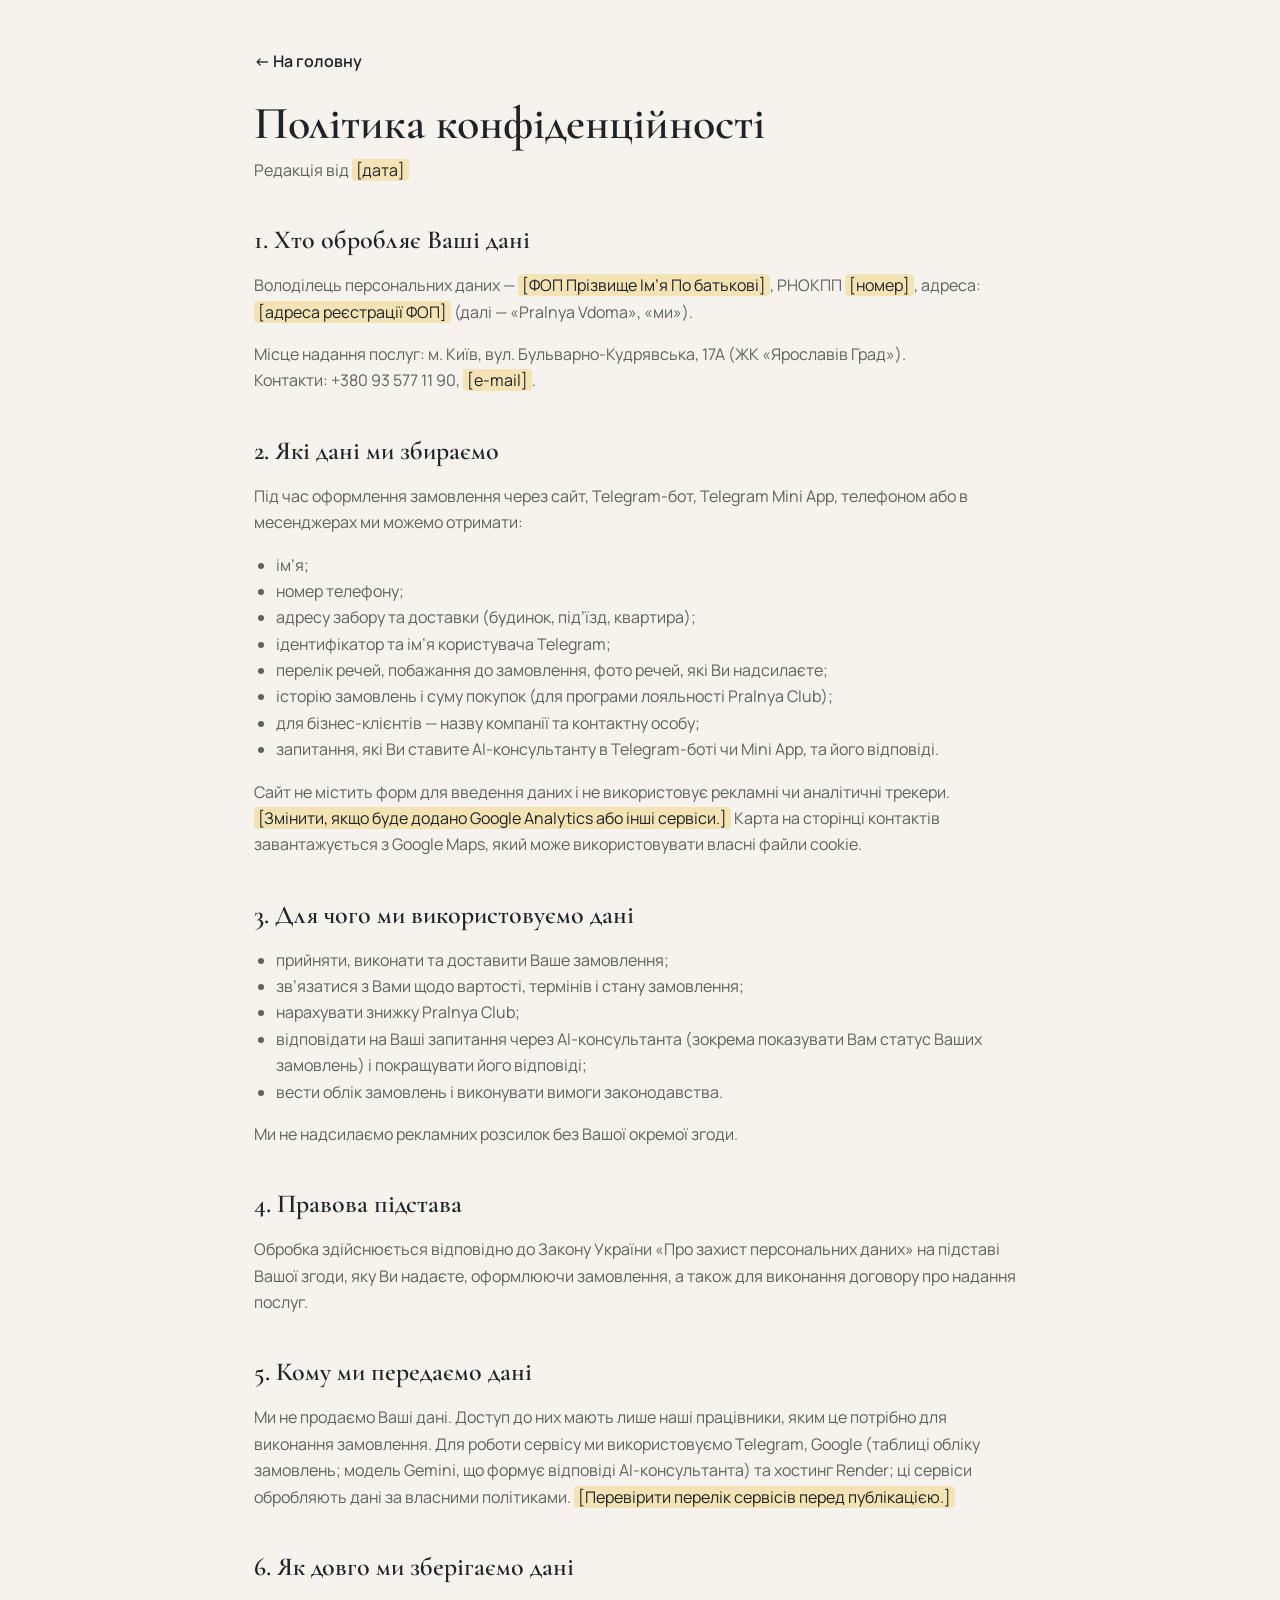
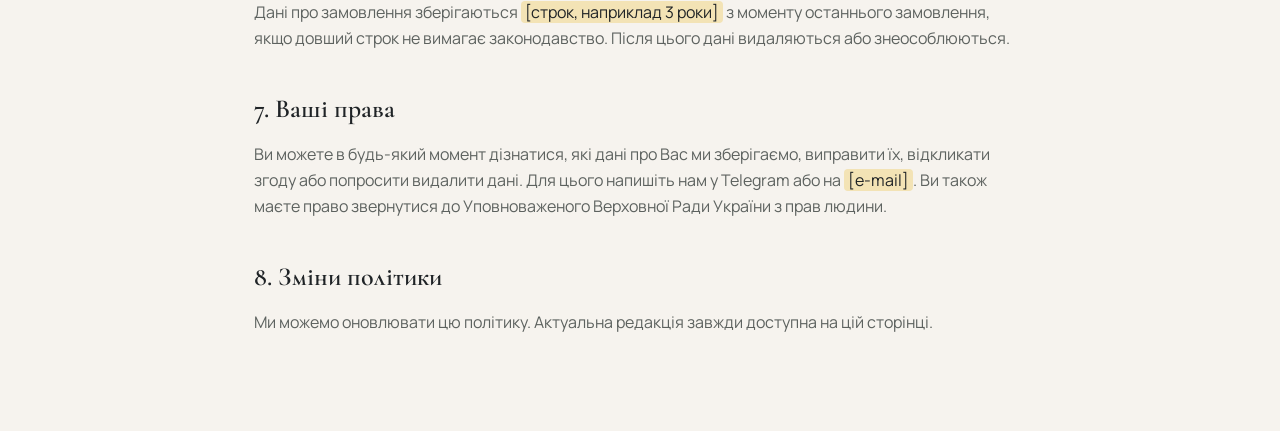
<file: privacy.html>
<!DOCTYPE html>
<html lang="uk">
<head>
    <meta charset="UTF-8">
    <meta name="viewport" content="width=device-width, initial-scale=1">
    <title>Політика конфіденційності — Pralnya Vdoma</title>
    <!-- ЧЕРНЕТКА: прибрати noindex після заповнення всіх полів у [квадратних дужках] -->
    <meta name="robots" content="noindex">
    <link rel="icon" type="image/svg+xml" href="./img/favicon/favicon.svg">
    <link rel="preconnect" href="https://fonts.googleapis.com">
    <link rel="preconnect" href="https://fonts.gstatic.com" crossorigin>
    <link href="https://fonts.googleapis.com/css2?family=Cormorant+Garamond:wght@500;600&family=Manrope:wght@400;500;600&display=swap" rel="stylesheet">
    <link rel="stylesheet" href="./style/site.css?v=2026-11-25">
    <style>
        .legal { padding: 48px 0 80px; }
        .legal h1 { font-family: var(--serif); font-size: clamp(32px, 5vw, 46px); line-height: 1.1; margin-bottom: 8px; }
        .legal h2 { font-family: var(--serif); font-size: 26px; margin: 36px 0 10px; }
        .legal p, .legal li { color: var(--muted); }
        .legal ul { list-style: disc; padding-left: 22px; margin-bottom: 1em; }
        .legal .todo { background: #f3e3b5; color: var(--text); padding: 0 4px; border-radius: 4px; }
        .legal .back { display: inline-block; margin-bottom: 24px; font-weight: 600; text-decoration: none; }
    </style>
</head>
<body>
<main class="legal">
    <div class="container container--narrow">
        <a href="./" class="back">← На головну</a>
        <h1>Політика конфіденційності</h1>
        <p>Редакція від <span class="todo">[дата]</span></p>

        <h2>1. Хто обробляє Ваші дані</h2>
        <p>Володілець персональних даних — <span class="todo">[ФОП Прізвище Ім’я По батькові]</span>, РНОКПП <span class="todo">[номер]</span>, адреса: <span class="todo">[адреса реєстрації ФОП]</span> (далі — «Pralnya Vdoma», «ми»).</p>
        <p>Місце надання послуг: м. Київ, вул. Бульварно-Кудрявська, 17А (ЖК «Ярославів Град»).<br>
        Контакти: +380 93 577 11 90, <span class="todo">[e-mail]</span>.</p>

        <h2>2. Які дані ми збираємо</h2>
        <p>Під час оформлення замовлення через сайт, Telegram-бот, Telegram Mini App, телефоном або в месенджерах ми можемо отримати:</p>
        <ul>
            <li>ім’я;</li>
            <li>номер телефону;</li>
            <li>адресу забору та доставки (будинок, під’їзд, квартира);</li>
            <li>ідентифікатор та ім’я користувача Telegram;</li>
            <li>перелік речей, побажання до замовлення, фото речей, які Ви надсилаєте;</li>
            <li>історію замовлень і суму покупок (для програми лояльності Pralnya Club);</li>
            <li>для бізнес-клієнтів — назву компанії та контактну особу;</li>
            <li>запитання, які Ви ставите AI-консультанту в Telegram-боті чи Mini App, та його відповіді.</li>
        </ul>
        <p>Сайт не містить форм для введення даних і не використовує рекламні чи аналітичні трекери. <span class="todo">[Змінити, якщо буде додано Google Analytics або інші сервіси.]</span> Карта на сторінці контактів завантажується з Google Maps, який може використовувати власні файли cookie.</p>

        <h2>3. Для чого ми використовуємо дані</h2>
        <ul>
            <li>прийняти, виконати та доставити Ваше замовлення;</li>
            <li>зв’язатися з Вами щодо вартості, термінів і стану замовлення;</li>
            <li>нарахувати знижку Pralnya Club;</li>
            <li>відповідати на Ваші запитання через AI-консультанта (зокрема показувати Вам статус Ваших замовлень) і покращувати його відповіді;</li>
            <li>вести облік замовлень і виконувати вимоги законодавства.</li>
        </ul>
        <p>Ми не надсилаємо рекламних розсилок без Вашої окремої згоди.</p>

        <h2>4. Правова підстава</h2>
        <p>Обробка здійснюється відповідно до Закону України «Про захист персональних даних» на підставі Вашої згоди, яку Ви надаєте, оформлюючи замовлення, а також для виконання договору про надання послуг.</p>

        <h2>5. Кому ми передаємо дані</h2>
        <p>Ми не продаємо Ваші дані. Доступ до них мають лише наші працівники, яким це потрібно для виконання замовлення. Для роботи сервісу ми використовуємо Telegram, Google (таблиці обліку замовлень; модель Gemini, що формує відповіді AI-консультанта) та хостинг Render; ці сервіси обробляють дані за власними політиками. <span class="todo">[Перевірити перелік сервісів перед публікацією.]</span></p>

        <h2>6. Як довго ми зберігаємо дані</h2>
        <p>Дані про замовлення зберігаються <span class="todo">[строк, наприклад 3 роки]</span> з моменту останнього замовлення, якщо довший строк не вимагає законодавство. Після цього дані видаляються або знеособлюються.</p>

        <h2>7. Ваші права</h2>
        <p>Ви можете в будь-який момент дізнатися, які дані про Вас ми зберігаємо, виправити їх, відкликати згоду або попросити видалити дані. Для цього напишіть нам у Telegram або на <span class="todo">[e-mail]</span>. Ви також маєте право звернутися до Уповноваженого Верховної Ради України з прав людини.</p>

        <h2>8. Зміни політики</h2>
        <p>Ми можемо оновлювати цю політику. Актуальна редакція завжди доступна на цій сторінці.</p>
    </div>
</main>
</body>
</html>
</file>
<file: style/site.css>
/* Pralnya Vdoma — спокійний преміальний стиль (2026-11-25)
   Палітра: теплий білий, камінь (як фасад ЖК), графіт, один темний акцент. */

:root {
    --bg: #f6f3ee;
    --bg-alt: #ece6dc;
    --surface: #fffdf9;
    --text: #1f2326;
    --muted: #5d625f;
    --line: #dcd4c7;
    --accent: #1f2a33;
    --accent-hover: #34414d;
    --gold: #8a6d4b;
    --radius: 14px;
    --shadow: 0 1px 2px rgba(31, 35, 38, .04), 0 8px 24px rgba(31, 35, 38, .06);
    --serif: "Cormorant Garamond", Georgia, "Times New Roman", serif;
    --sans: "Manrope", system-ui, -apple-system, "Segoe UI", Roboto, sans-serif;
    --header-h: 72px;
}

*, *::before, *::after { box-sizing: border-box; }
html { scroll-behavior: smooth; scroll-padding-top: calc(var(--header-h) + 12px); -webkit-text-size-adjust: 100%; }
body {
    margin: 0;
    background: var(--bg);
    color: var(--text);
    font: 400 16px/1.65 var(--sans);
    -webkit-font-smoothing: antialiased;
}
img { display: block; max-width: 100%; height: auto; }
a { color: inherit; }
h1, h2, h3 { margin: 0; font-weight: 600; }
p { margin: 0 0 1em; }
ul, ol { margin: 0; padding: 0; list-style: none; }
button { font: inherit; color: inherit; }
:focus-visible { outline: 2px solid var(--gold); outline-offset: 3px; border-radius: 4px; }

.skip-link { position: absolute; left: -9999px; top: 8px; z-index: 200; background: var(--accent); color: #fff; padding: 8px 14px; border-radius: 8px; }
.skip-link:focus { left: 8px; }

.container { width: 100%; max-width: 1200px; margin: 0 auto; padding: 0 24px; }
.container--narrow { max-width: 820px; }

.eyebrow {
    margin: 0 0 12px;
    font-size: 12px;
    font-weight: 600;
    letter-spacing: .14em;
    text-transform: uppercase;
    color: var(--gold);
}
.section { padding: 96px 0; }
.section--alt { background: var(--bg-alt); }
.section__head { max-width: 680px; margin-bottom: 48px; }
.section__title {
    font-family: var(--serif);
    font-size: clamp(32px, 4vw, 46px);
    line-height: 1.1;
    letter-spacing: -.01em;
    margin-bottom: 16px;
}
.section__lead { color: var(--muted); font-size: 17px; }
.note { color: var(--muted); font-size: 14px; margin-top: 16px; }

/* ---------- Кнопки ---------- */
.btn {
    display: inline-flex; align-items: center; justify-content: center; gap: 10px;
    min-height: 50px; padding: 0 26px;
    border: 1px solid transparent; border-radius: 999px;
    font-size: 15px; font-weight: 600; letter-spacing: .01em;
    text-decoration: none; cursor: pointer;
    transition: background-color .2s, border-color .2s, color .2s;
}
.btn--primary { background: var(--accent); color: #fff; }
.btn--primary:hover { background: var(--accent-hover); }
.btn--ghost { background: transparent; border-color: var(--text); color: var(--text); }
.btn--ghost:hover { background: var(--text); color: var(--bg); }
.btn--sm { min-height: 42px; padding: 0 20px; font-size: 14px; }
.btn--block { width: 100%; }
.btn__icon { width: 18px; height: 18px; flex: none; }

/* ---------- Шапка ---------- */
.header {
    position: sticky; top: 0; z-index: 50;
    height: var(--header-h);
    background: rgba(246, 243, 238, .92);
    backdrop-filter: saturate(150%) blur(10px);
    -webkit-backdrop-filter: saturate(150%) blur(10px);
    border-bottom: 1px solid transparent;
    transition: border-color .2s;
}
.header.is-scrolled { border-bottom-color: var(--line); }
.header__inner { height: 100%; display: flex; align-items: center; gap: 28px; }
.brand { display: inline-flex; align-items: center; gap: 10px; text-decoration: none; color: var(--text); }
.brand__mark { width: 34px; height: 34px; }
.brand__name { font-family: var(--serif); font-size: 23px; font-weight: 600; letter-spacing: .02em; white-space: nowrap; }
.nav { display: flex; gap: 26px; margin-left: auto; }
.nav__link { font-size: 15px; text-decoration: none; color: var(--muted); transition: color .2s; }
.nav__link:hover { color: var(--text); }
.nav__mobile-extra { display: none; }
.header__phone { font-size: 15px; font-weight: 600; text-decoration: none; white-space: nowrap; }
.burger { display: none; }

/* ---------- Hero ---------- */
.hero { padding: 56px 0 88px; }
.hero__inner { display: grid; grid-template-columns: 1.05fr 1fr; gap: 56px; align-items: center; }
.hero__title {
    font-family: var(--serif);
    font-size: clamp(38px, 5vw, 62px);
    line-height: 1.05;
    letter-spacing: -.015em;
    margin-bottom: 22px;
}
.hero__lead { font-size: 18px; color: var(--muted); max-width: 520px; margin-bottom: 32px; }
.hero__actions { display: flex; flex-wrap: wrap; gap: 12px; }
.hero__facts {
    display: grid; grid-template-columns: repeat(3, 1fr); gap: 20px;
    margin-top: 40px; padding-top: 28px; border-top: 1px solid var(--line);
    font-size: 14px; color: var(--muted);
}
.hero__facts strong { display: block; font-size: 16px; color: var(--text); }
.hero__media { margin: 0; position: relative; }
.hero__media img { width: 100%; aspect-ratio: 4 / 5; object-fit: cover; object-position: 50% 60%; border-radius: var(--radius); }
.hero__media figcaption {
    position: absolute; left: 16px; bottom: 16px; right: 16px;
    background: rgba(255, 253, 249, .92); border-radius: 10px;
    padding: 10px 14px; font-size: 13px; color: var(--text);
}

/* ---------- Послуги ---------- */
.services { display: grid; grid-template-columns: repeat(4, 1fr); gap: 20px; }
.service {
    display: flex; flex-direction: column; align-items: flex-start; text-align: left;
    background: var(--surface); border: 1px solid var(--line); border-radius: var(--radius);
    padding: 28px 24px; cursor: pointer;
    transition: border-color .2s, box-shadow .2s, transform .2s;
}
.service:hover { border-color: var(--gold); box-shadow: var(--shadow); transform: translateY(-2px); }
.service__icon { width: 40px; height: 40px; fill: none; stroke: var(--gold); stroke-width: 1.6; stroke-linecap: round; stroke-linejoin: round; margin-bottom: 22px; }
.service__title { font-family: var(--serif); font-size: 24px; font-weight: 600; line-height: 1.15; margin-bottom: 10px; }
.service__text { color: var(--muted); font-size: 15px; margin-bottom: 20px; }
.service__more { margin-top: auto; font-size: 14px; font-weight: 600; }

/* ---------- Кроки ---------- */
.steps { display: grid; grid-template-columns: repeat(4, 1fr); gap: 32px; counter-reset: none; }
.step { border-top: 1px solid var(--text); padding-top: 20px; }
.step__num { font-family: var(--serif); font-size: 20px; color: var(--gold); }
.step__title { font-family: var(--serif); font-size: 24px; margin: 6px 0 10px; }
.step p { color: var(--muted); font-size: 15px; margin: 0; }

/* ---------- Ціни ---------- */
.price-cards { display: grid; grid-template-columns: repeat(3, 1fr); gap: 20px; }
.price-card {
    display: flex; flex-direction: column;
    background: var(--surface); border: 1px solid var(--line); border-radius: var(--radius);
    padding: 32px 28px;
}
.price-card__title { font-family: var(--serif); font-size: 28px; margin-bottom: 18px; }
.prices__list { margin-bottom: 28px; flex: 1; }
.prices__list li {
    display: flex; justify-content: space-between; gap: 16px;
    padding: 11px 0; border-bottom: 1px solid var(--line); font-size: 15px;
}
.prices__list li:last-child { border-bottom: 0; }
.prices__list .price { white-space: nowrap; font-weight: 600; }

.club {
    display: flex; justify-content: space-between; align-items: center; gap: 32px;
    margin-top: 28px; padding: 32px 36px;
    background: var(--accent); color: #f6f3ee; border-radius: var(--radius);
}
.club .eyebrow { color: #c9ad86; }
.club__title { font-family: var(--serif); font-size: 30px; line-height: 1.15; margin-bottom: 10px; }
.club__text p { color: rgba(246, 243, 238, .78); margin: 0; max-width: 560px; }
.club__list { display: flex; gap: 16px; flex: none; }
.club__list li { border: 1px solid rgba(246, 243, 238, .3); border-radius: 12px; padding: 14px 22px; text-align: center; font-size: 14px; }
.club__list strong { display: block; font-family: var(--serif); font-size: 34px; line-height: 1.1; }

/* ---------- Доставка ---------- */
.delivery { display: grid; grid-template-columns: 1fr 1.1fr; gap: 56px; align-items: start; }
.delivery__facts li { display: flex; justify-content: space-between; gap: 16px; padding: 14px 0; border-bottom: 1px solid var(--line); font-size: 15px; }
.delivery__facts span { color: var(--muted); }
.delivery__facts strong { text-align: right; white-space: nowrap; }
.delivery__table-wrap { background: var(--surface); border: 1px solid var(--line); border-radius: var(--radius); padding: 12px 28px 24px; }
.delivery__table { width: 100%; border-collapse: collapse; font-size: 15px; }
.delivery__table th { text-align: left; font-size: 12px; font-weight: 600; letter-spacing: .1em; text-transform: uppercase; color: var(--muted); padding: 16px 0 10px; border-bottom: 1px solid var(--line); }
.delivery__table td { padding: 16px 0; border-bottom: 1px solid var(--line); vertical-align: top; }
.delivery__table td:last-child, .delivery__table th:last-child { text-align: right; padding-left: 16px; white-space: nowrap; }
.delivery__table small { display: block; color: var(--muted); font-size: 13px; }

/* ---------- Підхід ---------- */
.care { display: grid; grid-template-columns: repeat(4, 1fr); gap: 32px; }
.care__item h3 { font-family: var(--serif); font-size: 23px; margin-bottom: 10px; padding-top: 18px; border-top: 1px solid var(--gold); }
.care__item p { color: var(--muted); font-size: 15px; margin: 0; }

/* ---------- Ательє ---------- */
.split { display: grid; grid-template-columns: 1fr 1fr; gap: 56px; align-items: center; }
.split__media img { width: 100%; aspect-ratio: 4 / 3; object-fit: cover; border-radius: var(--radius); }
.split__text p { color: var(--muted); }
.split__text .hero__actions { margin-top: 28px; }

/* ---------- B2B ---------- */
.b2b { display: grid; grid-template-columns: 1.3fr 1fr; gap: 56px; align-items: start; }
.b2b > div > p { color: var(--muted); }
.b2b__list li { padding: 12px 0; border-bottom: 1px solid var(--line); font-size: 15px; }
.b2b__aside { background: var(--surface); border: 1px solid var(--line); border-radius: var(--radius); padding: 32px 28px; }
.b2b__aside h3 { font-family: var(--serif); font-size: 26px; margin-bottom: 16px; }
.b2b__aside .ticks { margin-bottom: 28px; }
.ticks li { position: relative; padding: 6px 0 6px 26px; color: var(--muted); font-size: 15px; }
.ticks li::before { content: ""; position: absolute; left: 2px; top: 15px; width: 12px; height: 1px; background: var(--gold); }

/* ---------- FAQ ---------- */
.faq details { border-bottom: 1px solid var(--line); }
.faq summary {
    list-style: none; cursor: pointer; position: relative;
    padding: 22px 40px 22px 0; font-size: 18px; font-weight: 600;
}
.faq summary::-webkit-details-marker { display: none; }
.faq summary::after { content: "+"; position: absolute; right: 4px; top: 16px; font-family: var(--serif); font-size: 30px; font-weight: 500; color: var(--gold); transition: transform .2s; }
.faq details[open] summary::after { transform: rotate(45deg); }
.faq details p { color: var(--muted); padding-bottom: 12px; margin: 0; max-width: 680px; }
.faq details p:last-child { padding-bottom: 22px; }

/* ---------- Контакти ---------- */
.contacts { display: grid; grid-template-columns: 1fr 1.1fr; gap: 56px; align-items: start; }
.contacts__list { display: grid; grid-template-columns: 110px 1fr; gap: 14px 20px; margin: 0 0 32px; font-size: 16px; }
.contacts__list dt { color: var(--muted); font-size: 14px; padding-top: 2px; }
.contacts__list dd { margin: 0; }
.contacts__list a { text-decoration: none; font-weight: 600; }
.contacts__buttons { display: flex; flex-wrap: wrap; gap: 12px; }
.contacts__media { display: grid; gap: 16px; }
.contacts__media img { width: 100%; aspect-ratio: 16 / 10; object-fit: cover; border-radius: var(--radius); }
.contacts__map { width: 100%; height: 280px; border: 0; border-radius: var(--radius); background: var(--bg-alt); }

/* ---------- Футер ---------- */
.footer { background: var(--accent); color: rgba(246, 243, 238, .8); padding: 56px 0 24px; font-size: 14px; }
.footer .brand { color: #f6f3ee; margin-bottom: 10px; }
.footer__inner { display: grid; grid-template-columns: 1.4fr 1fr 1fr; gap: 40px; }
.footer__nav { display: grid; grid-template-columns: 1fr 1fr; gap: 8px 24px; align-content: start; }
.footer a { text-decoration: none; }
.footer a:hover { color: #fff; }
.footer__contacts { display: flex; flex-direction: column; gap: 8px; }
.footer__contacts > a { font-size: 16px; font-weight: 600; color: #f6f3ee; }
.footer__social { display: flex; gap: 14px; margin-top: 6px; }
.footer__social svg { width: 22px; height: 22px; }
.footer__bottom { display: flex; justify-content: space-between; gap: 16px; margin-top: 40px; padding-top: 20px; border-top: 1px solid rgba(246, 243, 238, .15); font-size: 13px; }

/* ---------- Мобільна панель ---------- */
.mobile-bar { display: none; }

/* ---------- Модальні вікна ---------- */
body.no-scroll { overflow: hidden; }
.modal {
    position: fixed; inset: 0; z-index: 100;
    display: flex; align-items: center; justify-content: center;
    padding: 24px; background: rgba(20, 24, 28, .55);
}
.modal[hidden] { display: none; }
.modal__content {
    position: relative; width: 100%; max-width: 640px; max-height: calc(100vh - 48px); overflow-y: auto;
    background: var(--surface); border-radius: 18px; padding: 40px 36px 32px;
    box-shadow: 0 20px 60px rgba(0, 0, 0, .25);
}
.modal__content--small { max-width: 520px; }
.modal__close {
    position: absolute; top: 14px; right: 14px; width: 40px; height: 40px;
    border: 0; border-radius: 50%; background: var(--bg-alt); cursor: pointer;
    font-size: 24px; line-height: 1;
}
.modal__close:hover { background: var(--line); }
.modal__title { font-family: var(--serif); font-size: 32px; line-height: 1.1; margin: 0 40px 16px 0; }
.modal__subtitle { font-size: 15px; font-weight: 600; margin: 20px 0 6px; }
.modal__lead { color: var(--muted); }
.modal__actions { display: flex; flex-wrap: wrap; gap: 12px; margin-top: 24px; }
.modal__table { width: 100%; border-collapse: collapse; font-size: 15px; margin-bottom: 8px; }
.modal__table td { padding: 10px 0; border-bottom: 1px solid var(--line); }
.modal__table td:last-child { text-align: right; white-space: nowrap; font-weight: 600; padding-left: 16px; }
.modal__table-group { padding-top: 26px !important; padding-left: 0 !important; font-size: 12px; font-weight: 600 !important; letter-spacing: .12em; text-transform: uppercase; color: var(--gold); text-align: left !important; }
.modal .btn--block { margin-top: 20px; }
.choice { display: grid; gap: 12px; margin-top: 8px; }
.choice__item {
    display: flex; align-items: center; gap: 16px; padding: 18px 20px;
    border: 1px solid var(--line); border-radius: 12px; text-decoration: none;
    transition: border-color .2s, background-color .2s;
}
.choice__item:hover { border-color: var(--gold); background: var(--bg); }
.choice__item svg { width: 26px; height: 26px; flex: none; color: var(--accent); }
.choice__item strong { display: block; font-size: 16px; }
.choice__item small { display: block; color: var(--muted); font-size: 13px; }

/* ================= Адаптив ================= */
@media (max-width: 1100px) {
    .header__phone { display: none; }
    .services, .care { grid-template-columns: repeat(2, 1fr); }
    .steps { grid-template-columns: repeat(2, 1fr); }
}

@media (max-width: 900px) {
    :root { --header-h: 64px; }
    .section { padding: 72px 0; }
    .header__cta { display: none; }
    /* backdrop-filter робить шапку контейнером для position:fixed — меню б обрізалось */
    .header { background: var(--bg); backdrop-filter: none; -webkit-backdrop-filter: none; }
    .burger {
        display: flex; flex-direction: column; justify-content: center; gap: 7px;
        width: 44px; height: 44px; margin-left: auto; padding: 0 10px;
        border: 0; background: transparent; cursor: pointer; position: relative; z-index: 60;
    }
    .burger span { display: block; height: 1.5px; background: var(--text); transition: transform .25s; }
    .burger[aria-expanded="true"] span:first-child { transform: translateY(4.25px) rotate(45deg); }
    .burger[aria-expanded="true"] span:last-child { transform: translateY(-4.25px) rotate(-45deg); }
    .nav {
        position: fixed; top: var(--header-h); left: 0; right: 0; bottom: 0;
        flex-direction: column; gap: 0; margin: 0;
        padding: 12px 24px calc(32px + env(safe-area-inset-bottom));
        background: var(--bg); overflow-y: auto;
        opacity: 0; visibility: hidden; transform: translateY(-8px);
        transition: opacity .2s, transform .2s, visibility .2s;
    }
    .nav.is-open { opacity: 1; visibility: visible; transform: none; }
    .nav__link { font-family: var(--serif); font-size: 28px; color: var(--text); padding: 12px 0; border-bottom: 1px solid var(--line); }
    .nav__mobile-extra { display: grid; gap: 12px; margin-top: 28px; }
    .nav__phone { font-size: 18px; font-weight: 600; text-decoration: none; text-align: center; padding: 8px 0; }
    .nav__hours { text-align: center; color: var(--muted); font-size: 14px; margin: 0; }

    .hero { padding: 24px 0 64px; }
    .hero__inner, .delivery, .split, .b2b, .contacts { grid-template-columns: 1fr; gap: 36px; }
    .hero__media { order: -1; }
    .hero__media img { aspect-ratio: 4 / 3; }
    .split__media { order: 0; }
    .price-cards { grid-template-columns: 1fr; }
    .club { flex-direction: column; align-items: flex-start; padding: 28px 24px; }
    .footer__inner { grid-template-columns: 1fr; gap: 28px; }

    .mobile-bar {
        display: flex; gap: 10px;
        position: fixed; left: 0; right: 0; bottom: 0; z-index: 40;
        padding: 10px 16px calc(10px + env(safe-area-inset-bottom));
        background: rgba(246, 243, 238, .96); border-top: 1px solid var(--line);
        transform: translateY(110%); transition: transform .25s;
    }
    .mobile-bar.is-visible { transform: none; }
    .mobile-bar .btn { flex: 1; }
    .mobile-bar__call {
        display: inline-flex; align-items: center; justify-content: center; flex: none;
        width: 50px; height: 50px; border: 1px solid var(--text); border-radius: 50%; color: var(--text);
    }
    .mobile-bar__call svg { width: 20px; height: 20px; }
    .footer { padding-bottom: calc(96px + env(safe-area-inset-bottom)); }
}

@media (max-width: 600px) {
    .container { padding: 0 16px; }
    .section { padding: 60px 0; }
    .section__head { margin-bottom: 32px; }
    .services, .steps, .care { grid-template-columns: 1fr; }
    .steps, .care { gap: 24px; }
    .hero__lead { font-size: 16px; }
    .hero__actions .btn { flex: 1 1 100%; }
    .hero__facts { grid-template-columns: 1fr; gap: 10px; margin-top: 28px; padding-top: 20px; }
    .hero__facts li { display: flex; gap: 8px; align-items: baseline; }
    .hero__facts strong { display: inline; }
    .brand__name { font-size: 21px; }
    .club__list { width: 100%; }
    .club__list li { flex: 1; }
    .delivery__table-wrap { padding: 4px 18px 18px; }
    .delivery__table td:last-child { white-space: normal; }
    .contacts__list { grid-template-columns: 1fr; gap: 2px; }
    .contacts__list dd { margin-bottom: 12px; }
    .contacts__buttons .btn { flex: 1 1 100%; }
    .footer__bottom { flex-direction: column; }
    .modal { padding: 0; align-items: flex-end; }
    .modal__content { max-height: 92vh; border-radius: 18px 18px 0 0; padding: 32px 20px calc(24px + env(safe-area-inset-bottom)); }
    .modal__title { font-size: 28px; }
}

@media (prefers-reduced-motion: reduce) {
    *, *::before, *::after { transition: none !important; scroll-behavior: auto !important; }
}
</file>
